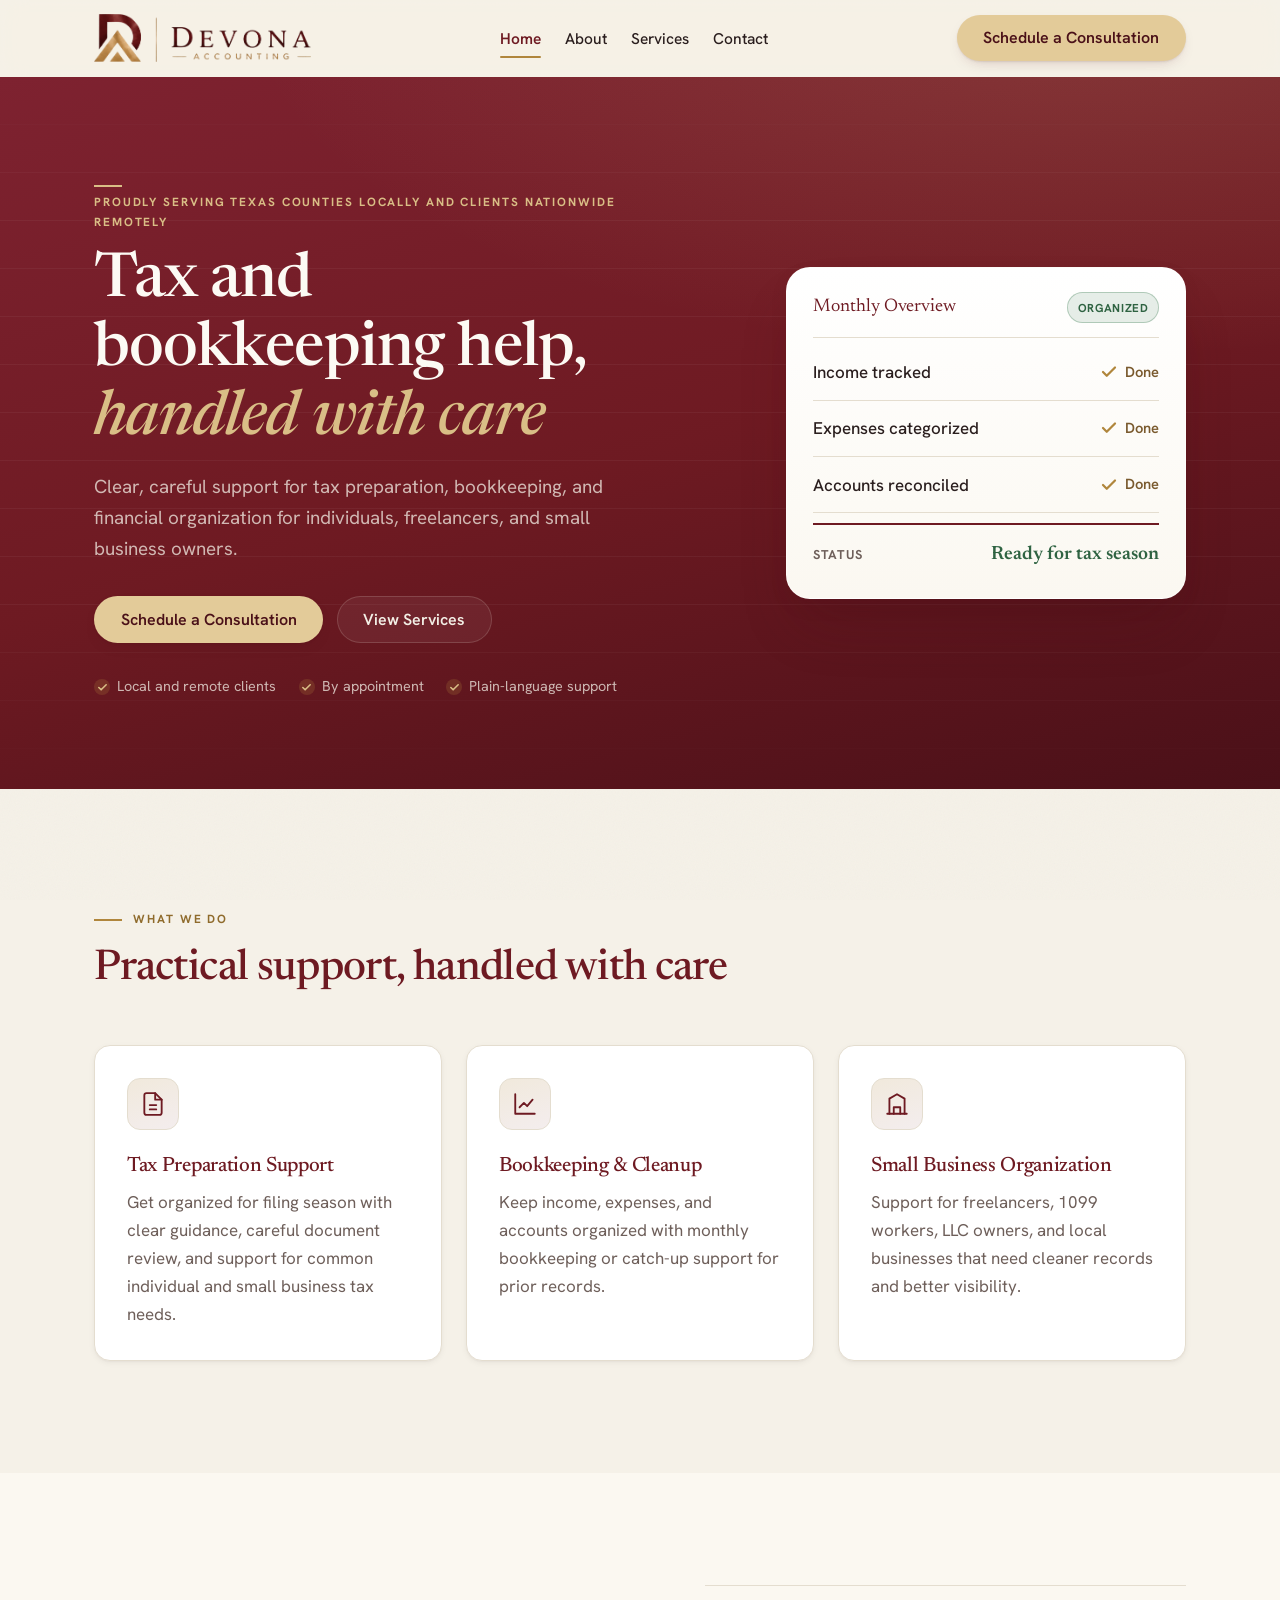
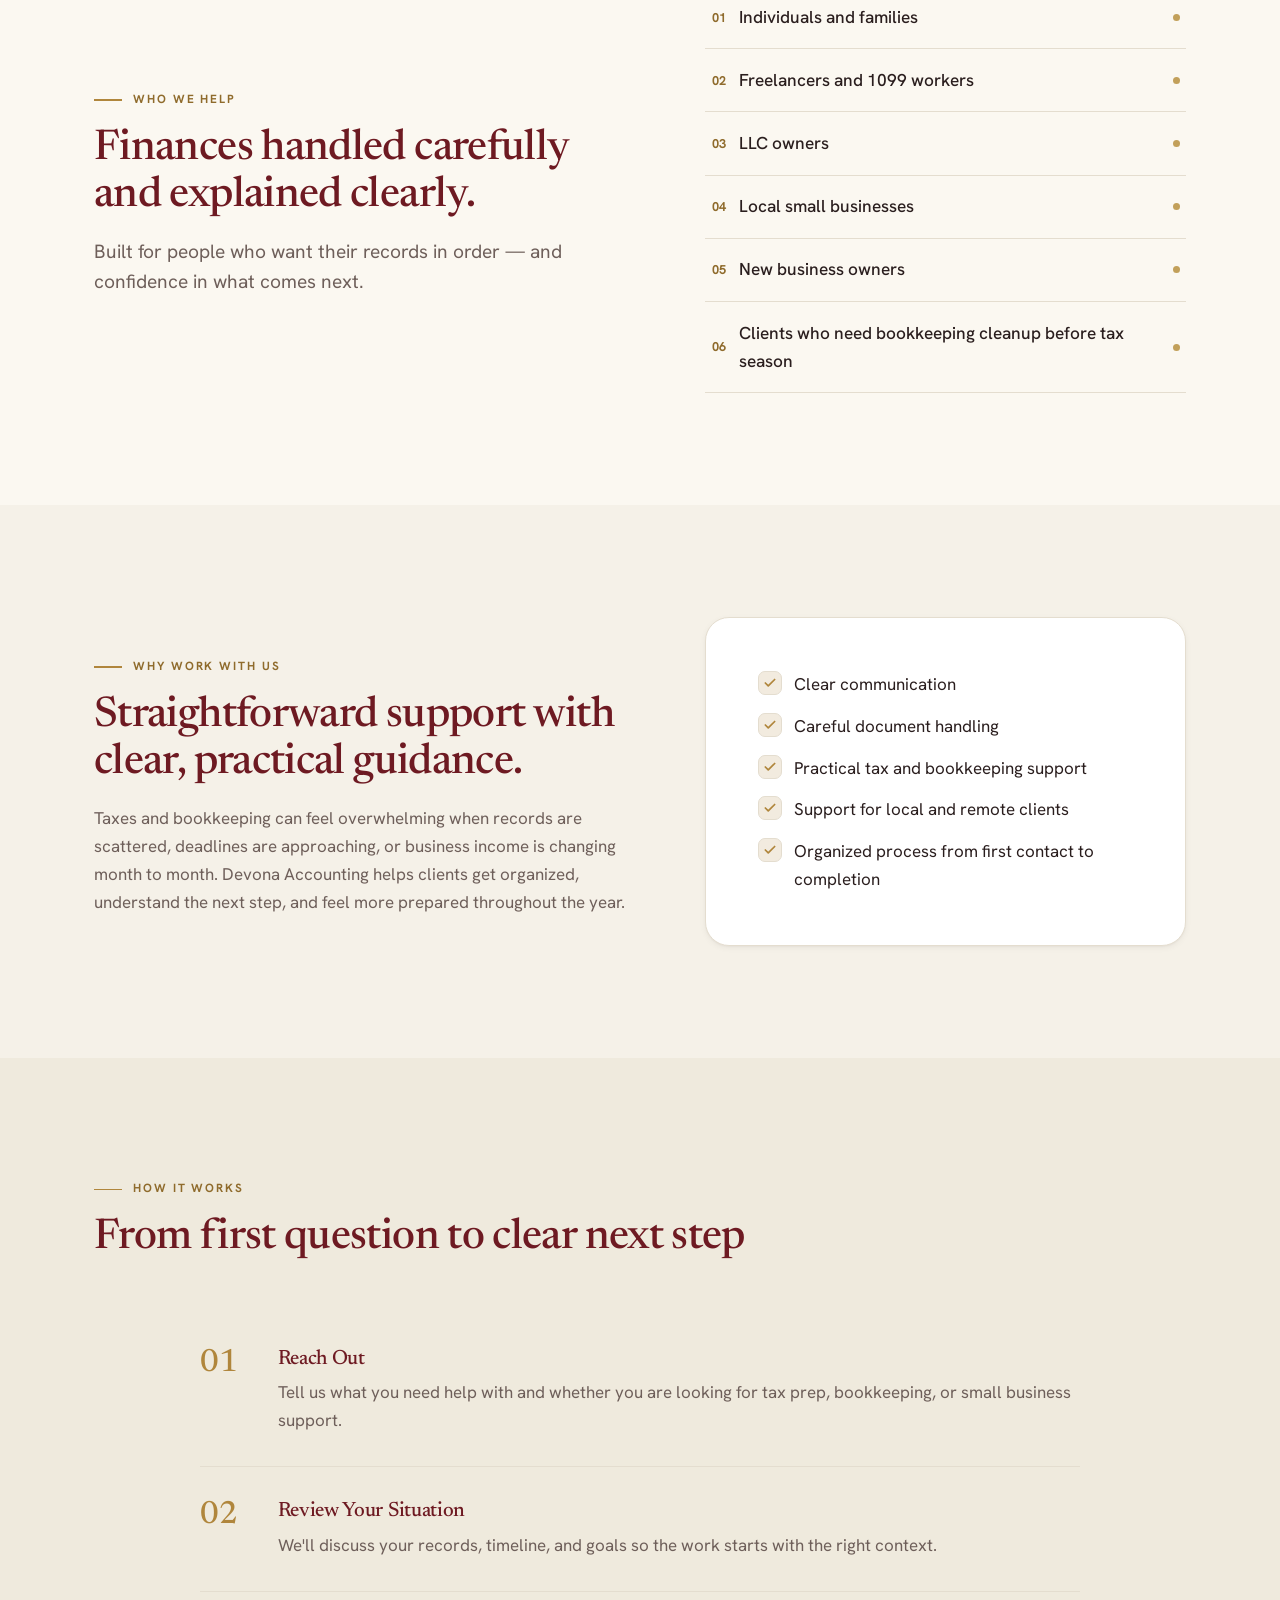
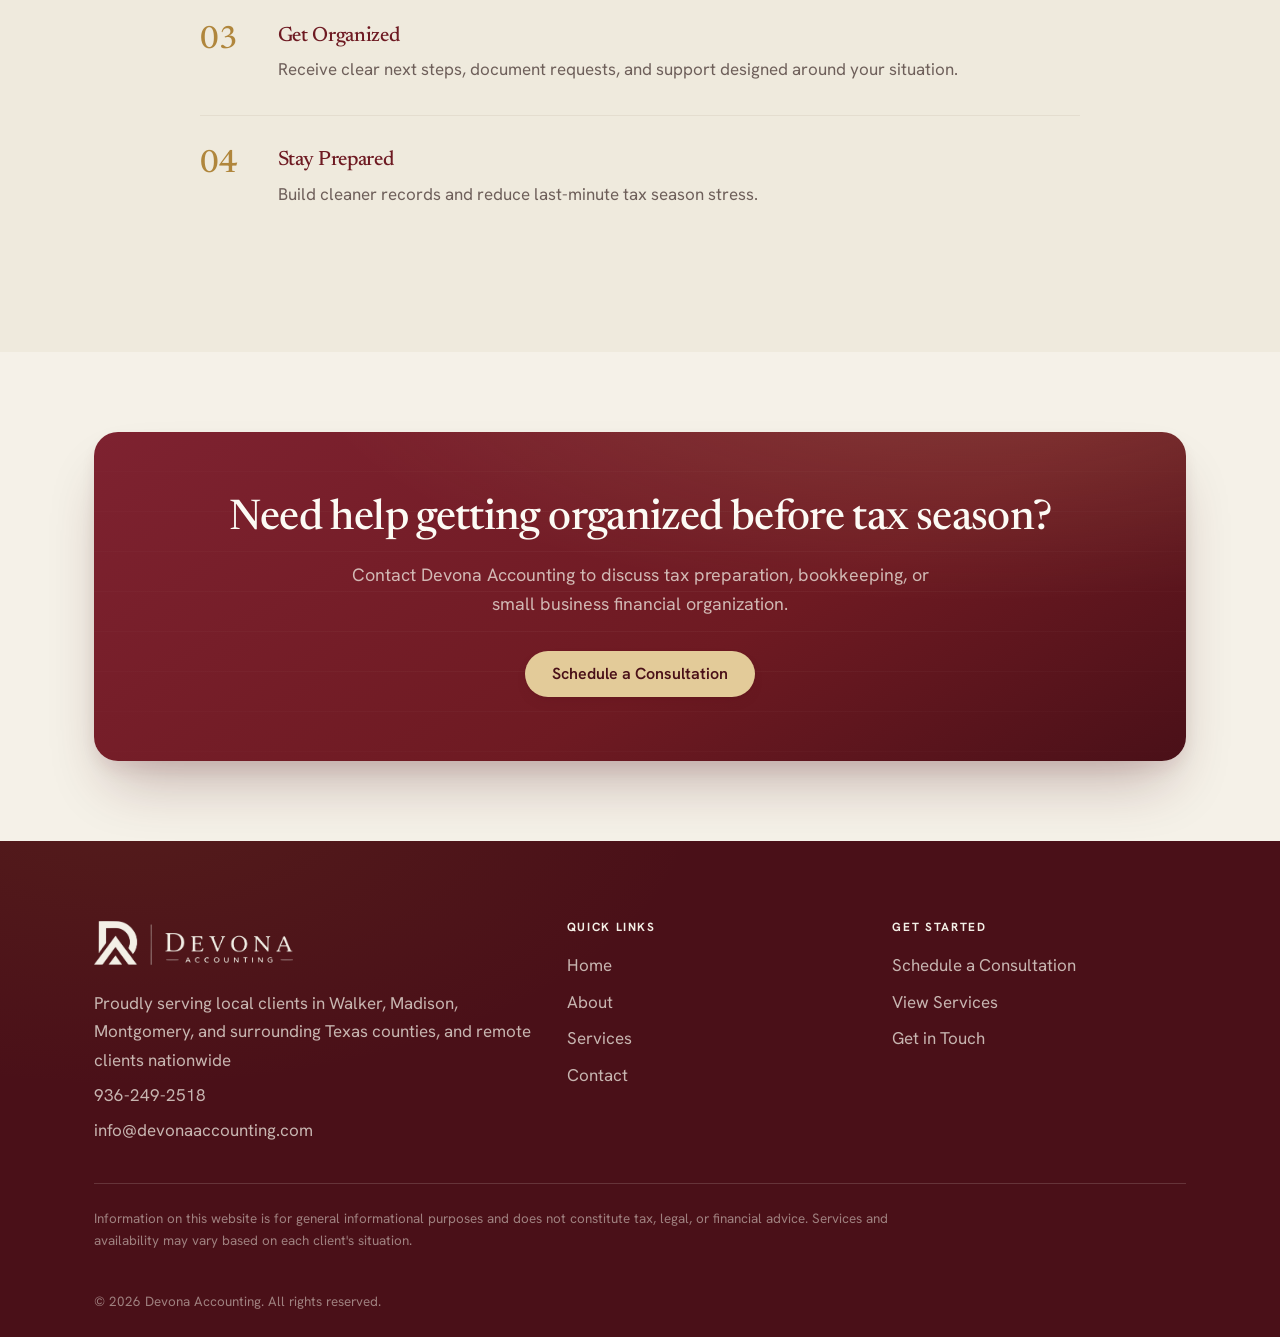
<file: index.html>
<!DOCTYPE html>
<html lang="en">
<head>
  <meta charset="UTF-8" />
  <meta name="viewport" content="width=device-width, initial-scale=1.0" />
  <title>Tax and Bookkeeping Services in Walker, Madison, and Montgomery Counties | Devona Accounting</title>
  <meta name="description" content="Tax and bookkeeping support for local clients in Walker, Madison, Montgomery, and surrounding Texas counties, and remote clients nationwide." />

  <meta property="og:type" content="website" />
  <meta property="og:title" content="Tax and Bookkeeping Services in Walker, Madison, and Montgomery Counties | Devona Accounting" />
  <meta property="og:description" content="Tax and bookkeeping support for local clients in Walker, Madison, Montgomery, and surrounding Texas counties, and remote clients nationwide." />
  <meta property="og:url" content="https://devonaaccounting.com/" />

  <link rel="canonical" href="https://devonaaccounting.com/" />
  <link rel="icon" type="image/png" href="assets/favicon.png" />
  <link rel="preconnect" href="https://fonts.googleapis.com" />
  <link rel="preconnect" href="https://fonts.gstatic.com" crossorigin />
  <link href="https://fonts.googleapis.com/css2?family=Newsreader:ital,opsz,wght@0,6..72,400;0,6..72,500;0,6..72,600;1,6..72,500&family=Hanken+Grotesk:wght@400;500;600;700&display=swap" rel="stylesheet" />
  <link rel="stylesheet" href="css/styles.css" />
  <script type="application/ld+json">
  {
    "@context": "https://schema.org",
    "@type": ["AccountingService", "LocalBusiness"],
    "@id": "https://devonaaccounting.com/#business",
    "name": "Devona Accounting",
    "url": "https://devonaaccounting.com/",
    "logo": "https://devonaaccounting.com/assets/logo-wordmark.png",
    "image": "https://devonaaccounting.com/assets/logo-lockup.png",
    "telephone": "+1-936-249-2518",
    "email": "info@devonaaccounting.com",
    "priceRange": "$$",
    "description": "Tax preparation support, bookkeeping, cleanup, and small business financial organization for local clients in Walker, Madison, Montgomery, and surrounding Texas counties, and remote clients nationwide.",
    "areaServed": [
      { "@type": "AdministrativeArea", "name": "Walker County, Texas" },
      { "@type": "AdministrativeArea", "name": "Madison County, Texas" },
      { "@type": "AdministrativeArea", "name": "Montgomery County, Texas" },
      { "@type": "AdministrativeArea", "name": "Texas" },
      { "@type": "Country", "name": "United States" }
    ],
    "contactPoint": {
      "@type": "ContactPoint",
      "telephone": "+1-936-249-2518",
      "email": "info@devonaaccounting.com",
      "contactType": "customer service",
      "areaServed": "US",
      "availableLanguage": "English"
    },
    "hasOfferCatalog": {
      "@type": "OfferCatalog",
      "name": "Tax and bookkeeping services",
      "itemListElement": [
        { "@type": "Offer", "itemOffered": { "@type": "Service", "name": "Tax preparation support" } },
        { "@type": "Offer", "itemOffered": { "@type": "Service", "name": "Bookkeeping and cleanup" } },
        { "@type": "Offer", "itemOffered": { "@type": "Service", "name": "Small business financial organization" } }
      ]
    }
  }
  </script>
</head>
<body>
  <a class="skip-link" href="#main">Skip to content</a>

  <!-- ============ HEADER ============ -->
  <header class="site-header">
    <div class="container nav">
      <a class="brand" href="index.html">
        <img class="brand-logo" src="assets/logo-wordmark.png" alt="Devona Accounting" />
      </a>
      <nav aria-label="Primary">
        <ul class="nav-links" id="nav-links">
          <li><a href="index.html" aria-current="page">Home</a></li>
          <li><a href="about.html">About</a></li>
          <li><a href="services.html">Services</a></li>
          <li><a href="contact.html">Contact</a></li>
          <li class="nav-cta-mobile"><a class="btn btn--gold" href="contact.html">Schedule a Consultation</a></li>
        </ul>
      </nav>
      <a class="btn btn--gold nav-cta" href="contact.html">Schedule a Consultation</a>
      <button class="nav-toggle" type="button" aria-label="Toggle menu" aria-controls="nav-links" aria-expanded="false">
        <span></span><span></span><span></span>
      </button>
    </div>
  </header>

  <main id="main">

    <!-- ============ HERO ============ -->
    <section class="hero">
      <div class="container">
        <div class="hero-grid">
          <div class="hero-copy">
            <span class="eyebrow on-dark" data-animate data-hero>Proudly serving Texas counties locally and clients nationwide remotely</span>
            <h1 data-animate data-hero>Tax and bookkeeping help, <em>handled with care</em></h1>
            <p data-animate data-hero>Clear, careful support for tax preparation, bookkeeping, and financial organization for individuals, freelancers, and small business owners.</p>
            <div class="btn-row" data-animate data-hero>
              <a class="btn btn--gold" href="contact.html">Schedule a Consultation</a>
              <a class="btn btn--ghost-dark" href="services.html">View Services</a>
            </div>
            <div class="hero-note" data-animate data-hero>
              <span>Local and remote clients</span>
              <span>By appointment</span>
              <span>Plain-language support</span>
            </div>
          </div>

          <!-- Signature: books-in-order ledger card -->
          <aside class="ledger-card" data-animate data-hero aria-label="Illustration of organized books">
            <div class="ledger-card__head">
              <span class="ledger-card__title">Monthly Overview</span>
              <span class="chip">Organized</span>
            </div>
            <div class="ledger-row">
              <span class="ledger-row__label">Income tracked</span>
              <span class="ledger-row__status"><svg viewBox="0 0 24 24" fill="none" stroke="currentColor" stroke-width="3" stroke-linecap="round" stroke-linejoin="round"><polyline points="20 6 9 17 4 12"/></svg> Done</span>
            </div>
            <div class="ledger-row">
              <span class="ledger-row__label">Expenses categorized</span>
              <span class="ledger-row__status"><svg viewBox="0 0 24 24" fill="none" stroke="currentColor" stroke-width="3" stroke-linecap="round" stroke-linejoin="round"><polyline points="20 6 9 17 4 12"/></svg> Done</span>
            </div>
            <div class="ledger-row">
              <span class="ledger-row__label">Accounts reconciled</span>
              <span class="ledger-row__status"><svg viewBox="0 0 24 24" fill="none" stroke="currentColor" stroke-width="3" stroke-linecap="round" stroke-linejoin="round"><polyline points="20 6 9 17 4 12"/></svg> Done</span>
            </div>
            <div class="ledger-card__foot">
              <span class="k">Status</span>
              <span class="v">Ready for tax season</span>
            </div>
          </aside>
        </div>
      </div>
    </section>

    <!-- ============ VALUE CARDS ============ -->
    <section class="section">
      <div class="container">
        <div class="section-head">
          <span class="eyebrow">What we do</span>
          <h2>Practical support, handled with care</h2>
        </div>
        <div class="grid grid--3">
          <article class="card" data-animate>
            <div class="card__icon" aria-hidden="true">
              <svg viewBox="0 0 24 24" fill="none" stroke="currentColor" stroke-width="1.7" stroke-linecap="round" stroke-linejoin="round"><path d="M14 2H6a2 2 0 0 0-2 2v16a2 2 0 0 0 2 2h12a2 2 0 0 0 2-2V8z"/><path d="M14 2v6h6"/><path d="M9 13h6M9 17h6"/></svg>
            </div>
            <h3>Tax Preparation Support</h3>
            <p>Get organized for filing season with clear guidance, careful document review, and support for common individual and small business tax needs.</p>
          </article>
          <article class="card" data-animate>
            <div class="card__icon" aria-hidden="true">
              <svg viewBox="0 0 24 24" fill="none" stroke="currentColor" stroke-width="1.7" stroke-linecap="round" stroke-linejoin="round"><path d="M3 3v18h18"/><path d="M7 15l4-4 3 3 5-6"/></svg>
            </div>
            <h3>Bookkeeping &amp; Cleanup</h3>
            <p>Keep income, expenses, and accounts organized with monthly bookkeeping or catch-up support for prior records.</p>
          </article>
          <article class="card" data-animate>
            <div class="card__icon" aria-hidden="true">
              <svg viewBox="0 0 24 24" fill="none" stroke="currentColor" stroke-width="1.7" stroke-linecap="round" stroke-linejoin="round"><path d="M3 21h18"/><path d="M5 21V7l7-4 7 4v14"/><path d="M9 21v-6h6v6"/></svg>
            </div>
            <h3>Small Business Organization</h3>
            <p>Support for freelancers, 1099 workers, LLC owners, and local businesses that need cleaner records and better visibility.</p>
          </article>
        </div>
      </div>
    </section>

    <!-- ============ WHO WE HELP ============ -->
    <section class="section on-warm">
      <div class="container">
        <div class="split">
          <div data-animate>
            <span class="eyebrow">Who we help</span>
            <h2>Finances handled carefully and explained clearly.</h2>
            <p class="lead">Built for people who want their records in order — and confidence in what comes next.</p>
          </div>
          <ul class="ledger-list" data-animate>
            <li><span class="idx">01</span> Individuals and families <span class="dot" aria-hidden="true"></span></li>
            <li><span class="idx">02</span> Freelancers and 1099 workers <span class="dot" aria-hidden="true"></span></li>
            <li><span class="idx">03</span> LLC owners <span class="dot" aria-hidden="true"></span></li>
            <li><span class="idx">04</span> Local small businesses <span class="dot" aria-hidden="true"></span></li>
            <li><span class="idx">05</span> New business owners <span class="dot" aria-hidden="true"></span></li>
            <li><span class="idx">06</span> Clients who need bookkeeping cleanup before tax season <span class="dot" aria-hidden="true"></span></li>
          </ul>
        </div>
      </div>
    </section>

    <!-- ============ WHY WORK WITH US ============ -->
    <section class="section">
      <div class="container">
        <div class="split">
          <div data-animate>
            <span class="eyebrow">Why work with us</span>
            <h2>Straightforward support with clear, practical guidance.</h2>
            <p class="muted">Taxes and bookkeeping can feel overwhelming when records are scattered, deadlines are approaching, or business income is changing month to month. Devona Accounting helps clients get organized, understand the next step, and feel more prepared throughout the year.</p>
          </div>
          <div class="panel" data-animate>
            <ul class="check-list">
              <li>Clear communication</li>
              <li>Careful document handling</li>
              <li>Practical tax and bookkeeping support</li>
              <li>Support for local and remote clients</li>
              <li>Organized process from first contact to completion</li>
            </ul>
          </div>
        </div>
      </div>
    </section>

    <!-- ============ PROCESS ============ -->
    <section class="section on-parchment-2">
      <div class="container">
        <div class="section-head">
          <span class="eyebrow">How it works</span>
          <h2>From first question to clear next step</h2>
        </div>
        <div class="steps">
          <div class="step" data-animate>
            <span class="step__num tnum">01</span>
            <div><h3>Reach Out</h3><p>Tell us what you need help with and whether you are looking for tax prep, bookkeeping, or small business support.</p></div>
          </div>
          <div class="step" data-animate>
            <span class="step__num tnum">02</span>
            <div><h3>Review Your Situation</h3><p>We'll discuss your records, timeline, and goals so the work starts with the right context.</p></div>
          </div>
          <div class="step" data-animate>
            <span class="step__num tnum">03</span>
            <div><h3>Get Organized</h3><p>Receive clear next steps, document requests, and support designed around your situation.</p></div>
          </div>
          <div class="step" data-animate>
            <span class="step__num tnum">04</span>
            <div><h3>Stay Prepared</h3><p>Build cleaner records and reduce last-minute tax season stress.</p></div>
          </div>
        </div>
      </div>
    </section>

    <!-- ============ FINAL CTA ============ -->
    <section class="section is-tight">
      <div class="container">
        <div class="cta-band" data-animate>
          <h2>Need help getting organized before tax season?</h2>
          <p>Contact Devona Accounting to discuss tax preparation, bookkeeping, or small business financial organization.</p>
          <div class="btn-row">
            <a class="btn btn--gold" href="contact.html">Schedule a Consultation</a>
          </div>
        </div>
      </div>
    </section>

  </main>

  <!-- ============ FOOTER ============ -->
  <footer class="site-footer">
    <div class="container">
      <div class="footer-grid">
        <div class="footer-contact">
          <a class="brand" href="index.html"><img class="brand-logo" src="assets/logo-wordmark-light.png" alt="Devona Accounting" /></a>
          <p>Proudly serving local clients in Walker, Madison, Montgomery, and surrounding Texas counties, and remote clients nationwide</p>
          <p><a href="tel:+19362492518">936-249-2518</a></p>
          <p><a href="mailto:info@devonaaccounting.com">info@devonaaccounting.com</a></p>
        </div>
        <div>
          <h4>Quick Links</h4>
          <ul class="footer-links">
            <li><a href="index.html">Home</a></li>
            <li><a href="about.html">About</a></li>
            <li><a href="services.html">Services</a></li>
            <li><a href="contact.html">Contact</a></li>
          </ul>
        </div>
        <div>
          <h4>Get Started</h4>
          <ul class="footer-links">
            <li><a href="contact.html">Schedule a Consultation</a></li>
            <li><a href="services.html">View Services</a></li>
            <li><a href="contact.html">Get in Touch</a></li>
          </ul>
        </div>
      </div>
      <p class="footer-disclaimer">Information on this website is for general informational purposes and does not constitute tax, legal, or financial advice. Services and availability may vary based on each client's situation.</p>
      <p class="footer-disclaimer">&copy; <span id="year">2026</span> Devona Accounting. All rights reserved.</p>
    </div>
  </footer>

  <div class="mobile-cta">
    <a class="btn btn--gold" href="contact.html">Schedule a Consultation</a>
  </div>

  <script src="https://cdnjs.cloudflare.com/ajax/libs/gsap/3.12.5/gsap.min.js" defer></script>
  <script src="js/main.js" defer></script>
</body>
</html>
</file>
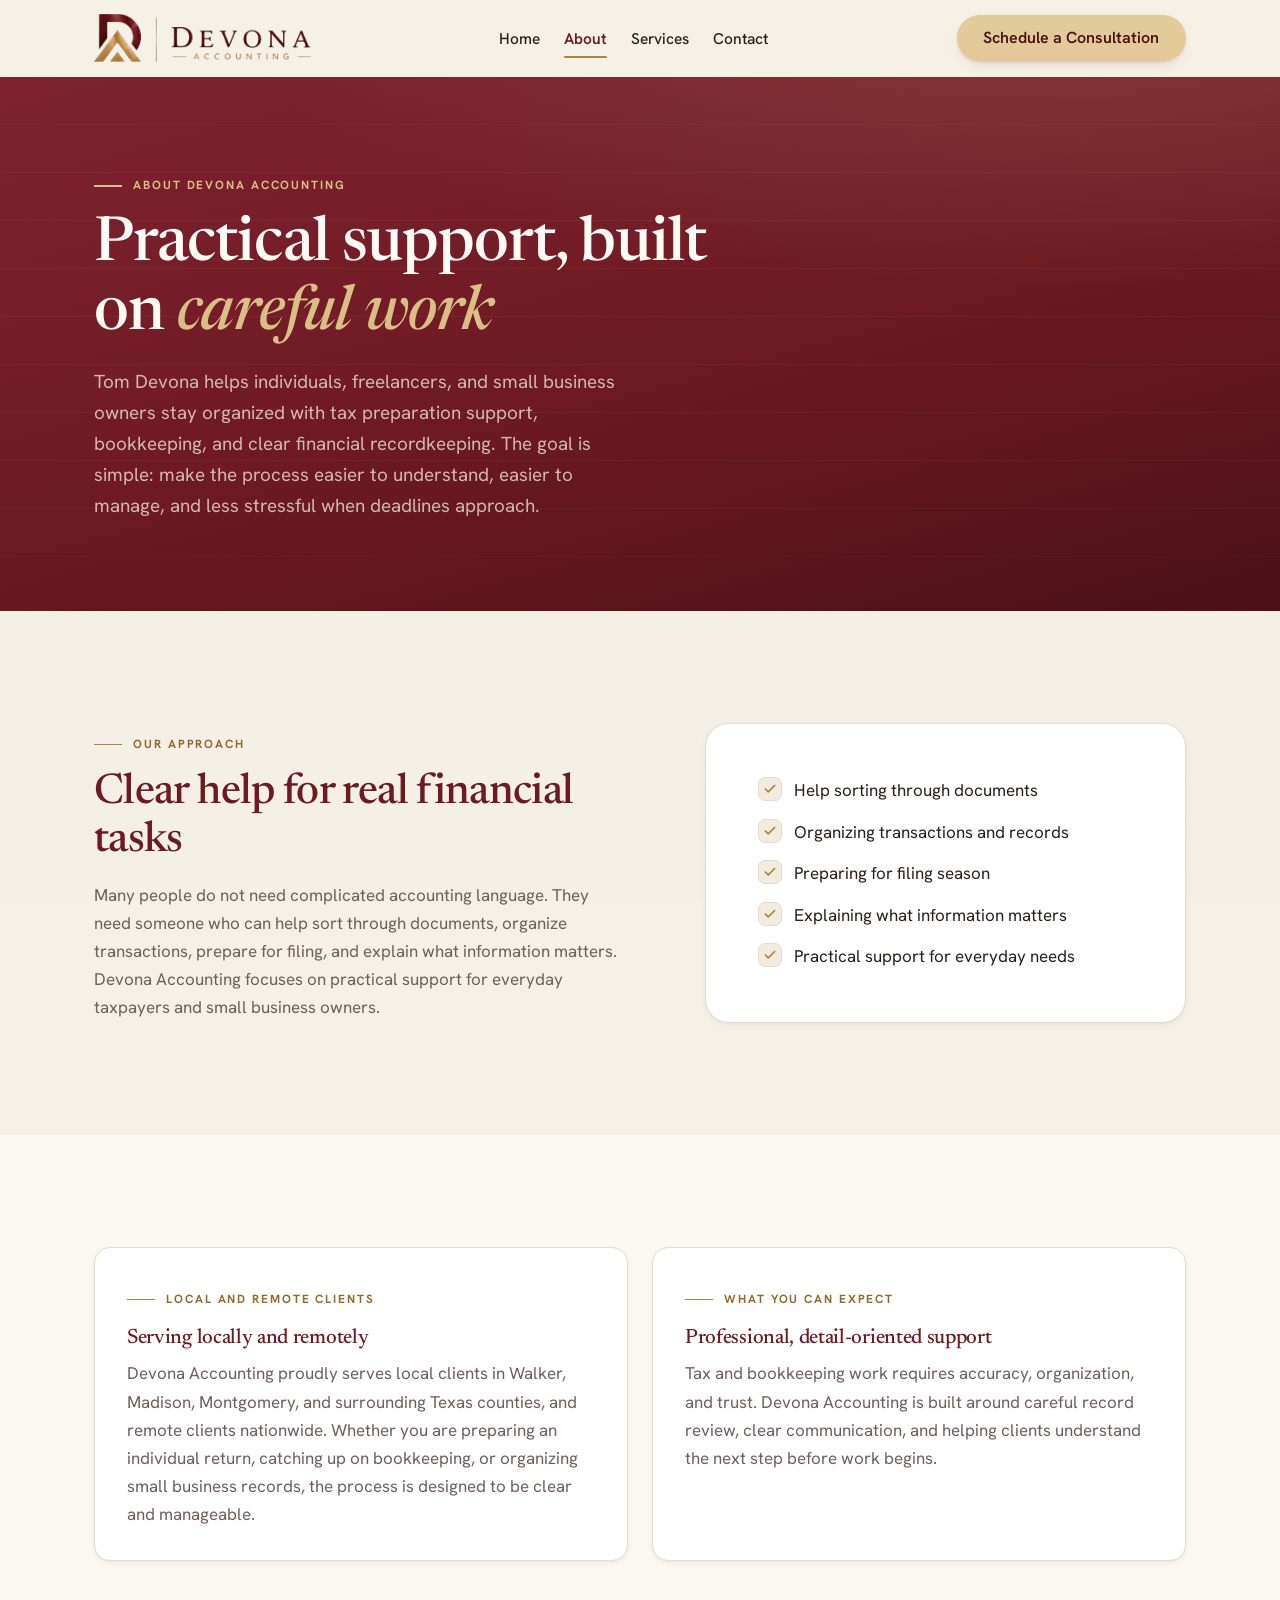
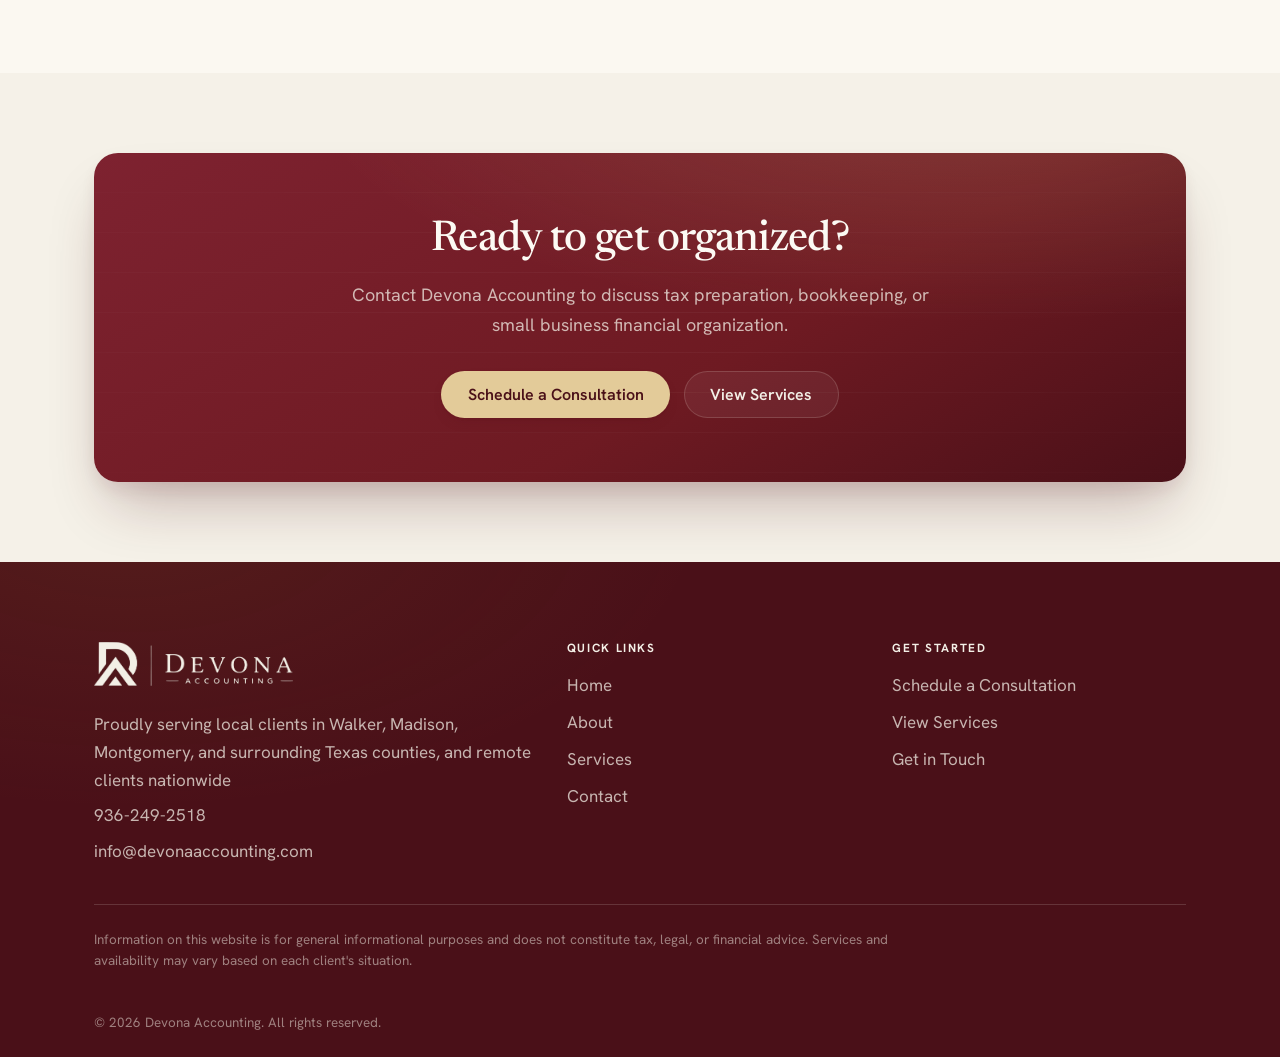
<file: about.html>
<!DOCTYPE html>
<html lang="en">
<head>
  <meta charset="UTF-8" />
  <meta name="viewport" content="width=device-width, initial-scale=1.0" />
  <title>About Devona Accounting | Tax and Bookkeeping Support in Texas</title>
  <meta name="description" content="Learn about Devona Accounting, providing practical tax and bookkeeping support for individuals and small businesses in Texas." />

  <meta property="og:type" content="website" />
  <meta property="og:title" content="About Devona Accounting | Tax and Bookkeeping Support in Texas" />
  <meta property="og:description" content="Practical tax and bookkeeping support for individuals and small businesses in Texas." />
  <meta property="og:url" content="https://devonaaccounting.com/about.html" />

  <link rel="canonical" href="https://devonaaccounting.com/about.html" />
  <link rel="icon" type="image/png" href="assets/favicon.png" />
  <link rel="preconnect" href="https://fonts.googleapis.com" />
  <link rel="preconnect" href="https://fonts.gstatic.com" crossorigin />
  <link href="https://fonts.googleapis.com/css2?family=Newsreader:ital,opsz,wght@0,6..72,400;0,6..72,500;0,6..72,600;1,6..72,500&family=Hanken+Grotesk:wght@400;500;600;700&display=swap" rel="stylesheet" />
  <link rel="stylesheet" href="css/styles.css" />
</head>
<body>
  <a class="skip-link" href="#main">Skip to content</a>

  <!-- ============ HEADER ============ -->
  <header class="site-header">
    <div class="container nav">
      <a class="brand" href="index.html">
        <img class="brand-logo" src="assets/logo-wordmark.png" alt="Devona Accounting" />
      </a>
      <nav aria-label="Primary">
        <ul class="nav-links" id="nav-links">
          <li><a href="index.html">Home</a></li>
          <li><a href="about.html" aria-current="page">About</a></li>
          <li><a href="services.html">Services</a></li>
          <li><a href="contact.html">Contact</a></li>
          <li class="nav-cta-mobile"><a class="btn btn--gold" href="contact.html">Schedule a Consultation</a></li>
        </ul>
      </nav>
      <a class="btn btn--gold nav-cta" href="contact.html">Schedule a Consultation</a>
      <button class="nav-toggle" type="button" aria-label="Toggle menu" aria-controls="nav-links" aria-expanded="false">
        <span></span><span></span><span></span>
      </button>
    </div>
  </header>

  <main id="main">

    <!-- ============ PAGE HERO ============ -->
    <section class="hero is-simple">
      <div class="container">
        <div class="hero-grid">
          <div class="hero-copy">
            <span class="eyebrow on-dark" data-animate data-hero>About Devona Accounting</span>
            <h1 data-animate data-hero>Practical support, built on <em>careful work</em></h1>
            <p data-animate data-hero>Tom Devona helps individuals, freelancers, and small business owners stay organized with tax preparation support, bookkeeping, and clear financial recordkeeping. The goal is simple: make the process easier to understand, easier to manage, and less stressful when deadlines approach.</p>
          </div>
        </div>
      </div>
    </section>

    <!-- ============ CLEAR HELP ============ -->
    <section class="section">
      <div class="container">
        <div class="split">
          <div data-animate>
            <span class="eyebrow">Our approach</span>
            <h2>Clear help for real financial tasks</h2>
            <p class="muted">Many people do not need complicated accounting language. They need someone who can help sort through documents, organize transactions, prepare for filing, and explain what information matters. Devona Accounting focuses on practical support for everyday taxpayers and small business owners.</p>
          </div>
          <div class="panel" data-animate>
            <ul class="check-list">
              <li>Help sorting through documents</li>
              <li>Organizing transactions and records</li>
              <li>Preparing for filing season</li>
              <li>Explaining what information matters</li>
              <li>Practical support for everyday needs</li>
            </ul>
          </div>
        </div>
      </div>
    </section>

    <!-- ============ SERVING + DETAIL ============ -->
    <section class="section on-warm">
      <div class="container">
        <div class="grid grid--2">
          <article class="card" data-animate>
            <span class="eyebrow">Local and remote clients</span>
            <h3>Serving locally and remotely</h3>
            <p>Devona Accounting proudly serves local clients in Walker, Madison, Montgomery, and surrounding Texas counties, and remote clients nationwide. Whether you are preparing an individual return, catching up on bookkeeping, or organizing small business records, the process is designed to be clear and manageable.</p>
          </article>
          <article class="card" data-animate>
            <span class="eyebrow">What you can expect</span>
            <h3>Professional, detail-oriented support</h3>
            <p>Tax and bookkeeping work requires accuracy, organization, and trust. Devona Accounting is built around careful record review, clear communication, and helping clients understand the next step before work begins.</p>
          </article>
        </div>
      </div>
    </section>

    <!-- ============ FINAL CTA ============ -->
    <section class="section is-tight">
      <div class="container">
        <div class="cta-band" data-animate>
          <h2>Ready to get organized?</h2>
          <p>Contact Devona Accounting to discuss tax preparation, bookkeeping, or small business financial organization.</p>
          <div class="btn-row">
            <a class="btn btn--gold" href="contact.html">Schedule a Consultation</a>
            <a class="btn btn--ghost-dark" href="services.html">View Services</a>
          </div>
        </div>
      </div>
    </section>

  </main>

  <!-- ============ FOOTER ============ -->
  <footer class="site-footer">
    <div class="container">
      <div class="footer-grid">
        <div class="footer-contact">
          <a class="brand" href="index.html"><img class="brand-logo" src="assets/logo-wordmark-light.png" alt="Devona Accounting" /></a>
          <p>Proudly serving local clients in Walker, Madison, Montgomery, and surrounding Texas counties, and remote clients nationwide</p>
          <p><a href="tel:+19362492518">936-249-2518</a></p>
          <p><a href="mailto:info@devonaaccounting.com">info@devonaaccounting.com</a></p>
        </div>
        <div>
          <h4>Quick Links</h4>
          <ul class="footer-links">
            <li><a href="index.html">Home</a></li>
            <li><a href="about.html">About</a></li>
            <li><a href="services.html">Services</a></li>
            <li><a href="contact.html">Contact</a></li>
          </ul>
        </div>
        <div>
          <h4>Get Started</h4>
          <ul class="footer-links">
            <li><a href="contact.html">Schedule a Consultation</a></li>
            <li><a href="services.html">View Services</a></li>
            <li><a href="contact.html">Get in Touch</a></li>
          </ul>
        </div>
      </div>
      <p class="footer-disclaimer">Information on this website is for general informational purposes and does not constitute tax, legal, or financial advice. Services and availability may vary based on each client's situation.</p>
      <p class="footer-disclaimer">&copy; <span id="year">2026</span> Devona Accounting. All rights reserved.</p>
    </div>
  </footer>

  <div class="mobile-cta">
    <a class="btn btn--gold" href="contact.html">Schedule a Consultation</a>
  </div>

  <script src="https://cdnjs.cloudflare.com/ajax/libs/gsap/3.12.5/gsap.min.js" defer></script>
  <script src="js/main.js" defer></script>
</body>
</html>
</file>
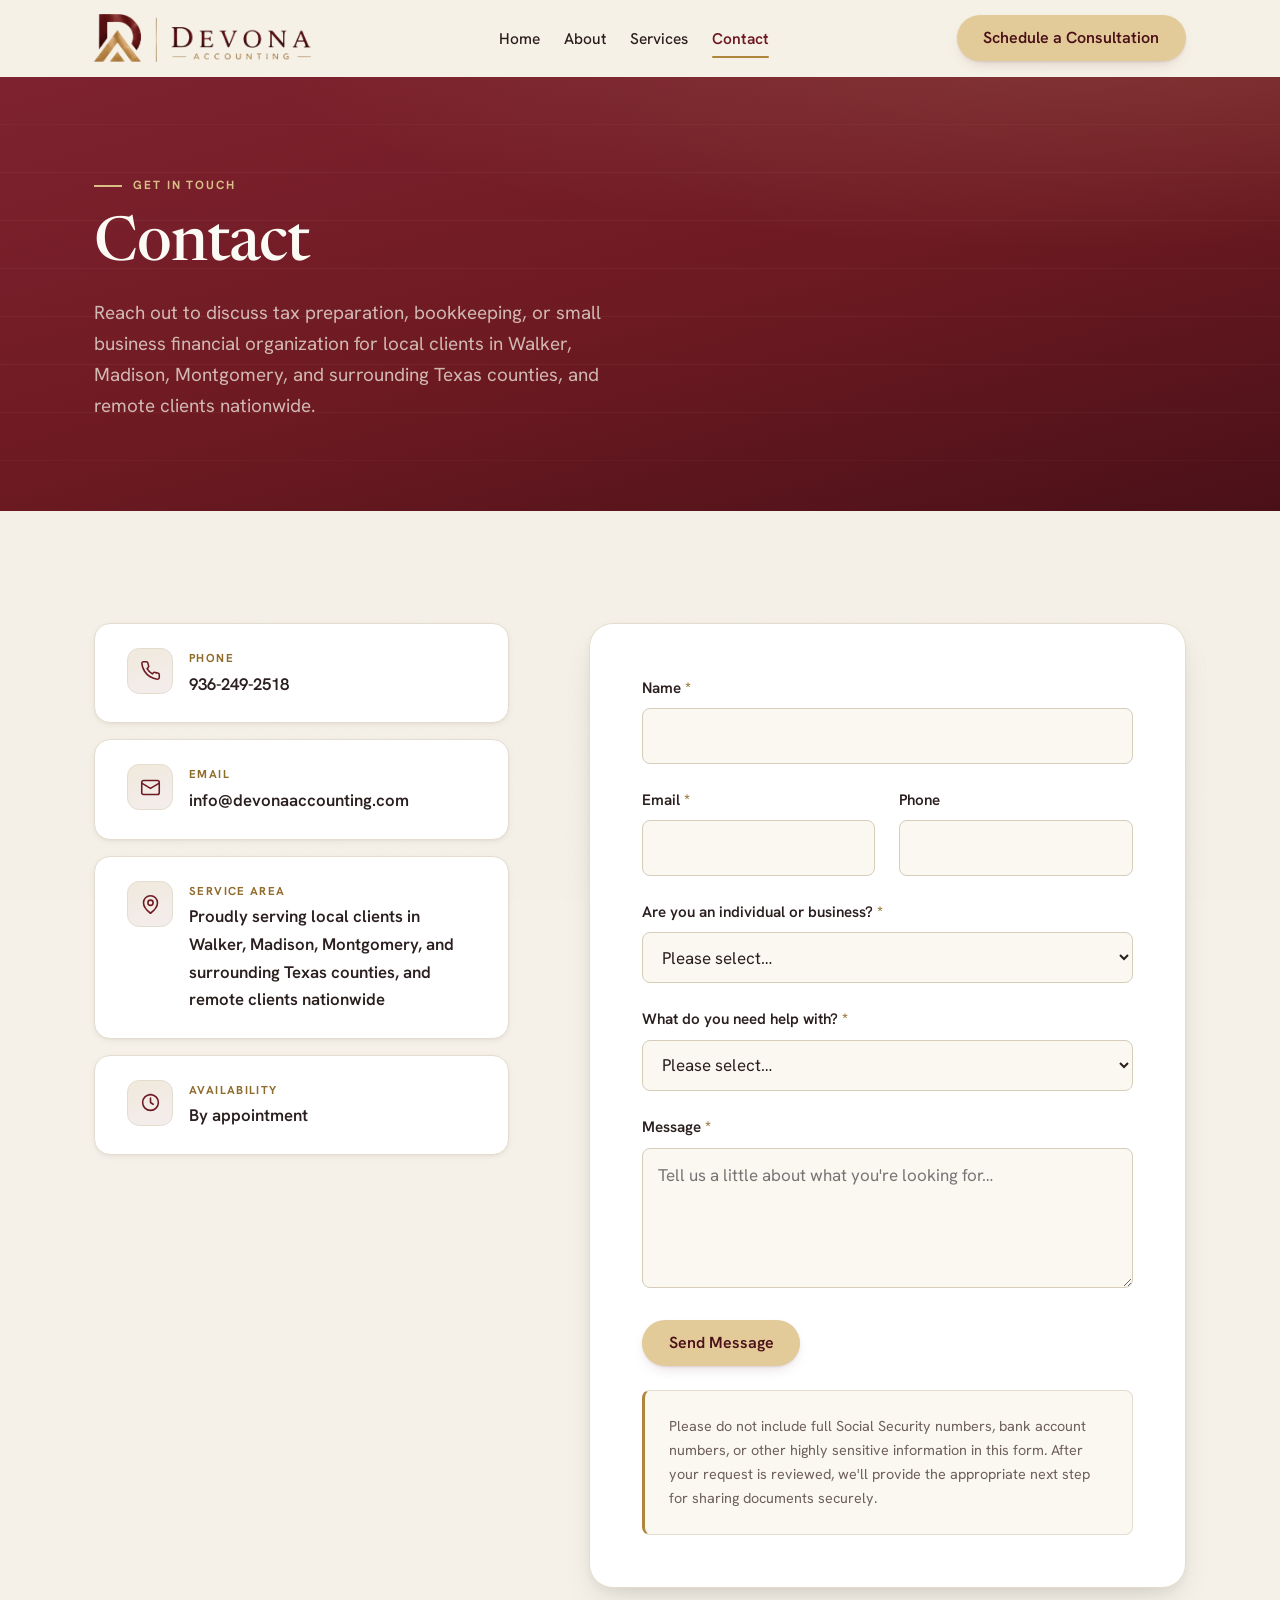
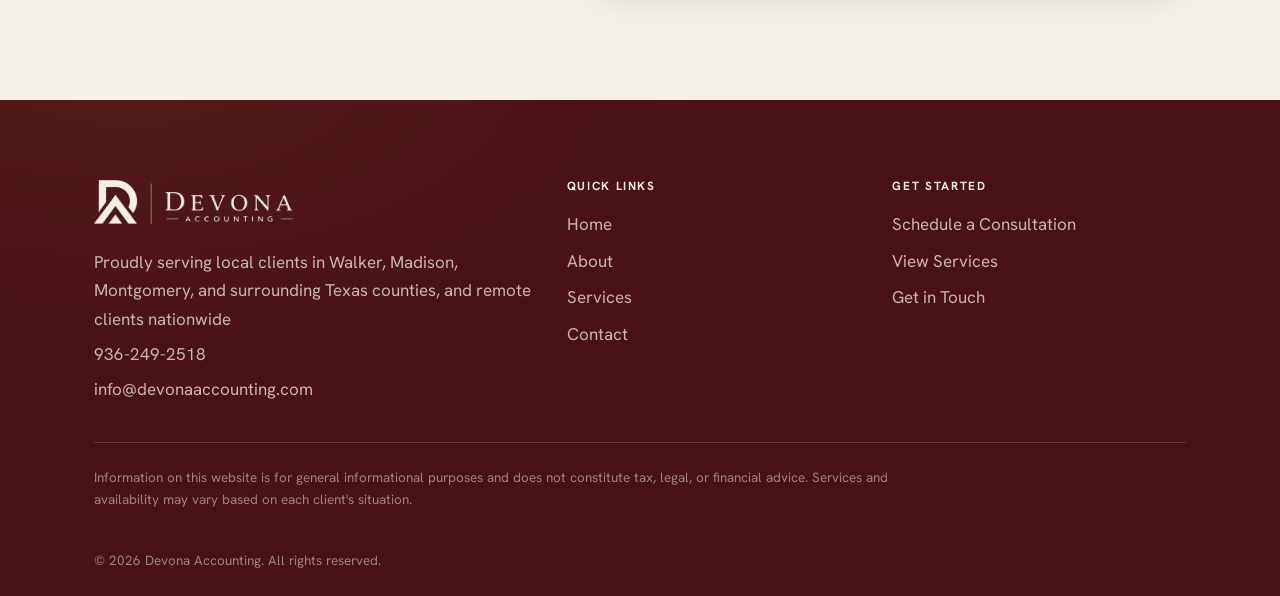
<file: contact.html>
<!DOCTYPE html>
<html lang="en">
<head>
  <meta charset="UTF-8" />
  <meta name="viewport" content="width=device-width, initial-scale=1.0" />
  <title>Contact Devona Accounting | Tax and Bookkeeping Help Locally and Remotely</title>
  <meta name="description" content="Contact Devona Accounting for tax and bookkeeping support for local clients in Walker, Madison, Montgomery, and surrounding Texas counties, and remote clients nationwide." />

  <meta property="og:type" content="website" />
  <meta property="og:title" content="Contact Devona Accounting | Tax and Bookkeeping Help Locally and Remotely" />
  <meta property="og:description" content="Contact Devona Accounting for tax and bookkeeping support for local clients in Walker, Madison, Montgomery, and surrounding Texas counties, and remote clients nationwide." />
  <meta property="og:url" content="https://devonaaccounting.com/contact.html" />

  <link rel="canonical" href="https://devonaaccounting.com/contact.html" />
  <link rel="icon" type="image/png" href="assets/favicon.png" />
  <link rel="preconnect" href="https://fonts.googleapis.com" />
  <link rel="preconnect" href="https://fonts.gstatic.com" crossorigin />
  <link href="https://fonts.googleapis.com/css2?family=Newsreader:ital,opsz,wght@0,6..72,400;0,6..72,500;0,6..72,600;1,6..72,500&family=Hanken+Grotesk:wght@400;500;600;700&display=swap" rel="stylesheet" />
  <link rel="stylesheet" href="css/styles.css" />
</head>
<body>
  <a class="skip-link" href="#main">Skip to content</a>

  <!-- ============ HEADER ============ -->
  <header class="site-header">
    <div class="container nav">
      <a class="brand" href="index.html">
        <img class="brand-logo" src="assets/logo-wordmark.png" alt="Devona Accounting" />
      </a>
      <nav aria-label="Primary">
        <ul class="nav-links" id="nav-links">
          <li><a href="index.html">Home</a></li>
          <li><a href="about.html">About</a></li>
          <li><a href="services.html">Services</a></li>
          <li><a href="contact.html" aria-current="page">Contact</a></li>
          <li class="nav-cta-mobile"><a class="btn btn--gold" href="contact.html">Schedule a Consultation</a></li>
        </ul>
      </nav>
      <a class="btn btn--gold nav-cta" href="contact.html">Schedule a Consultation</a>
      <button class="nav-toggle" type="button" aria-label="Toggle menu" aria-controls="nav-links" aria-expanded="false">
        <span></span><span></span><span></span>
      </button>
    </div>
  </header>

  <main id="main">

    <!-- ============ PAGE HERO ============ -->
    <section class="hero is-simple">
      <div class="container">
        <div class="hero-grid">
          <div class="hero-copy">
            <span class="eyebrow on-dark" data-animate data-hero>Get in touch</span>
            <h1 data-animate data-hero>Contact</h1>
            <p data-animate data-hero>Reach out to discuss tax preparation, bookkeeping, or small business financial organization for local clients in Walker, Madison, Montgomery, and surrounding Texas counties, and remote clients nationwide.</p>
          </div>
        </div>
      </div>
    </section>

    <!-- ============ CONTACT ============ -->
    <section class="section">
      <div class="container">
        <div class="contact-grid">

          <!-- Contact info -->
          <aside data-animate>
            <div class="info-card">
              <div class="info-icon" aria-hidden="true">
                <svg viewBox="0 0 24 24" fill="none" stroke="currentColor" stroke-width="1.8" stroke-linecap="round" stroke-linejoin="round"><path d="M22 16.92v3a2 2 0 0 1-2.18 2 19.79 19.79 0 0 1-8.63-3.07 19.5 19.5 0 0 1-6-6 19.79 19.79 0 0 1-3.07-8.67A2 2 0 0 1 4.11 2h3a2 2 0 0 1 2 1.72c.13.96.36 1.9.7 2.81a2 2 0 0 1-.45 2.11L8.09 9.91a16 16 0 0 0 6 6l1.27-1.27a2 2 0 0 1 2.11-.45c.91.34 1.85.57 2.81.7A2 2 0 0 1 22 16.92z"/></svg>
              </div>
              <div>
                <div class="label">Phone</div>
                <a class="value" href="tel:+19362492518">936-249-2518</a>
              </div>
            </div>

            <div class="info-card">
              <div class="info-icon" aria-hidden="true">
                <svg viewBox="0 0 24 24" fill="none" stroke="currentColor" stroke-width="1.8" stroke-linecap="round" stroke-linejoin="round"><rect x="2" y="4" width="20" height="16" rx="2"/><path d="m22 7-10 6L2 7"/></svg>
              </div>
              <div>
                <div class="label">Email</div>
                <a class="value" href="mailto:info@devonaaccounting.com">info@devonaaccounting.com</a>
              </div>
            </div>

            <div class="info-card">
              <div class="info-icon" aria-hidden="true">
                <svg viewBox="0 0 24 24" fill="none" stroke="currentColor" stroke-width="1.8" stroke-linecap="round" stroke-linejoin="round"><path d="M20 10c0 6-8 12-8 12s-8-6-8-12a8 8 0 0 1 16 0z"/><circle cx="12" cy="10" r="3"/></svg>
              </div>
              <div>
                <div class="label">Service Area</div>
                <div class="value">Proudly serving local clients in Walker, Madison, Montgomery, and surrounding Texas counties, and remote clients nationwide</div>
              </div>
            </div>

            <div class="info-card">
              <div class="info-icon" aria-hidden="true">
                <svg viewBox="0 0 24 24" fill="none" stroke="currentColor" stroke-width="1.8" stroke-linecap="round" stroke-linejoin="round"><circle cx="12" cy="12" r="9"/><path d="M12 7v5l3 2"/></svg>
              </div>
              <div>
                <div class="label">Availability</div>
                <div class="value">By appointment</div>
              </div>
            </div>
          </aside>

          <!-- Contact form -->
          <div data-animate>
            <form class="form-card" id="contact-form" novalidate data-form-endpoint="https://formsubmit.co/ajax/admin@devonaaccounting.com">
              <div class="form-success" id="form-success" role="status">
                Thank you — your message has been received. We'll review your request and follow up with the appropriate next step.
              </div>
              <div class="form-error" role="alert">
                Sorry, your message could not be sent. Please try again or email us directly.
              </div>
              <input type="hidden" name="_subject" value="New Devona Accounting consultation request" />
              <input type="hidden" name="_cc" value="billydevona@gmail.com" />
              <input type="hidden" name="_template" value="table" />
              <input type="hidden" name="_captcha" value="false" />
              <input type="text" name="_honey" class="honeypot" tabindex="-1" autocomplete="off" />

              <div class="field">
                <label for="name">Name <span class="req" aria-hidden="true">*</span></label>
                <input type="text" id="name" name="name" autocomplete="name" required />
                <div class="error-msg">Please enter your name.</div>
              </div>

              <div class="field-row">
                <div class="field">
                  <label for="email">Email <span class="req" aria-hidden="true">*</span></label>
                  <input type="email" id="email" name="email" autocomplete="email" required />
                  <div class="error-msg">Please enter a valid email address.</div>
                </div>
                <div class="field">
                  <label for="phone">Phone</label>
                  <input type="tel" id="phone" name="phone" autocomplete="tel" />
                  <div class="error-msg">Please enter a valid phone number.</div>
                </div>
              </div>

              <div class="field">
                <label for="client-type">Are you an individual or business? <span class="req" aria-hidden="true">*</span></label>
                <select id="client-type" name="client-type" required>
                  <option value="" selected disabled>Please select…</option>
                  <option value="individual">Individual</option>
                  <option value="business">Business</option>
                </select>
                <div class="error-msg">Please choose an option.</div>
              </div>

              <div class="field">
                <label for="help-type">What do you need help with? <span class="req" aria-hidden="true">*</span></label>
                <select id="help-type" name="help-type" required>
                  <option value="" selected disabled>Please select…</option>
                  <option value="individual-tax">Individual tax support</option>
                  <option value="business-tax">Small business tax support</option>
                  <option value="bookkeeping">Bookkeeping</option>
                  <option value="bookkeeping-cleanup">Bookkeeping cleanup</option>
                  <option value="freelancer-1099">Freelancer / 1099 support</option>
                  <option value="not-sure">Not sure yet</option>
                </select>
                <div class="error-msg">Please choose an option.</div>
              </div>

              <div class="field">
                <label for="message">Message <span class="req" aria-hidden="true">*</span></label>
                <textarea id="message" name="message" required placeholder="Tell us a little about what you're looking for…"></textarea>
                <div class="error-msg">Please enter a short message.</div>
              </div>

              <button type="submit" class="btn btn--gold">Send Message</button>

              <p class="form-note">
                Please do not include full Social Security numbers, bank account numbers, or other highly sensitive information in this form. After your request is reviewed, we'll provide the appropriate next step for sharing documents securely.
              </p>
            </form>
          </div>

        </div>
      </div>
    </section>

  </main>

  <!-- ============ FOOTER ============ -->
  <footer class="site-footer">
    <div class="container">
      <div class="footer-grid">
        <div class="footer-contact">
          <a class="brand" href="index.html"><img class="brand-logo" src="assets/logo-wordmark-light.png" alt="Devona Accounting" /></a>
          <p>Proudly serving local clients in Walker, Madison, Montgomery, and surrounding Texas counties, and remote clients nationwide</p>
          <p><a href="tel:+19362492518">936-249-2518</a></p>
          <p><a href="mailto:info@devonaaccounting.com">info@devonaaccounting.com</a></p>
        </div>
        <div>
          <h4>Quick Links</h4>
          <ul class="footer-links">
            <li><a href="index.html">Home</a></li>
            <li><a href="about.html">About</a></li>
            <li><a href="services.html">Services</a></li>
            <li><a href="contact.html">Contact</a></li>
          </ul>
        </div>
        <div>
          <h4>Get Started</h4>
          <ul class="footer-links">
            <li><a href="contact.html">Schedule a Consultation</a></li>
            <li><a href="services.html">View Services</a></li>
            <li><a href="contact.html">Get in Touch</a></li>
          </ul>
        </div>
      </div>
      <p class="footer-disclaimer">Information on this website is for general informational purposes and does not constitute tax, legal, or financial advice. Services and availability may vary based on each client's situation.</p>
      <p class="footer-disclaimer">&copy; <span id="year">2026</span> Devona Accounting. All rights reserved.</p>
    </div>
  </footer>

  <div class="mobile-cta">
    <a class="btn btn--gold" href="#contact-form">Get in Touch</a>
  </div>

  <script src="https://cdnjs.cloudflare.com/ajax/libs/gsap/3.12.5/gsap.min.js" defer></script>
  <script src="js/main.js" defer></script>
</body>
</html>
</file>
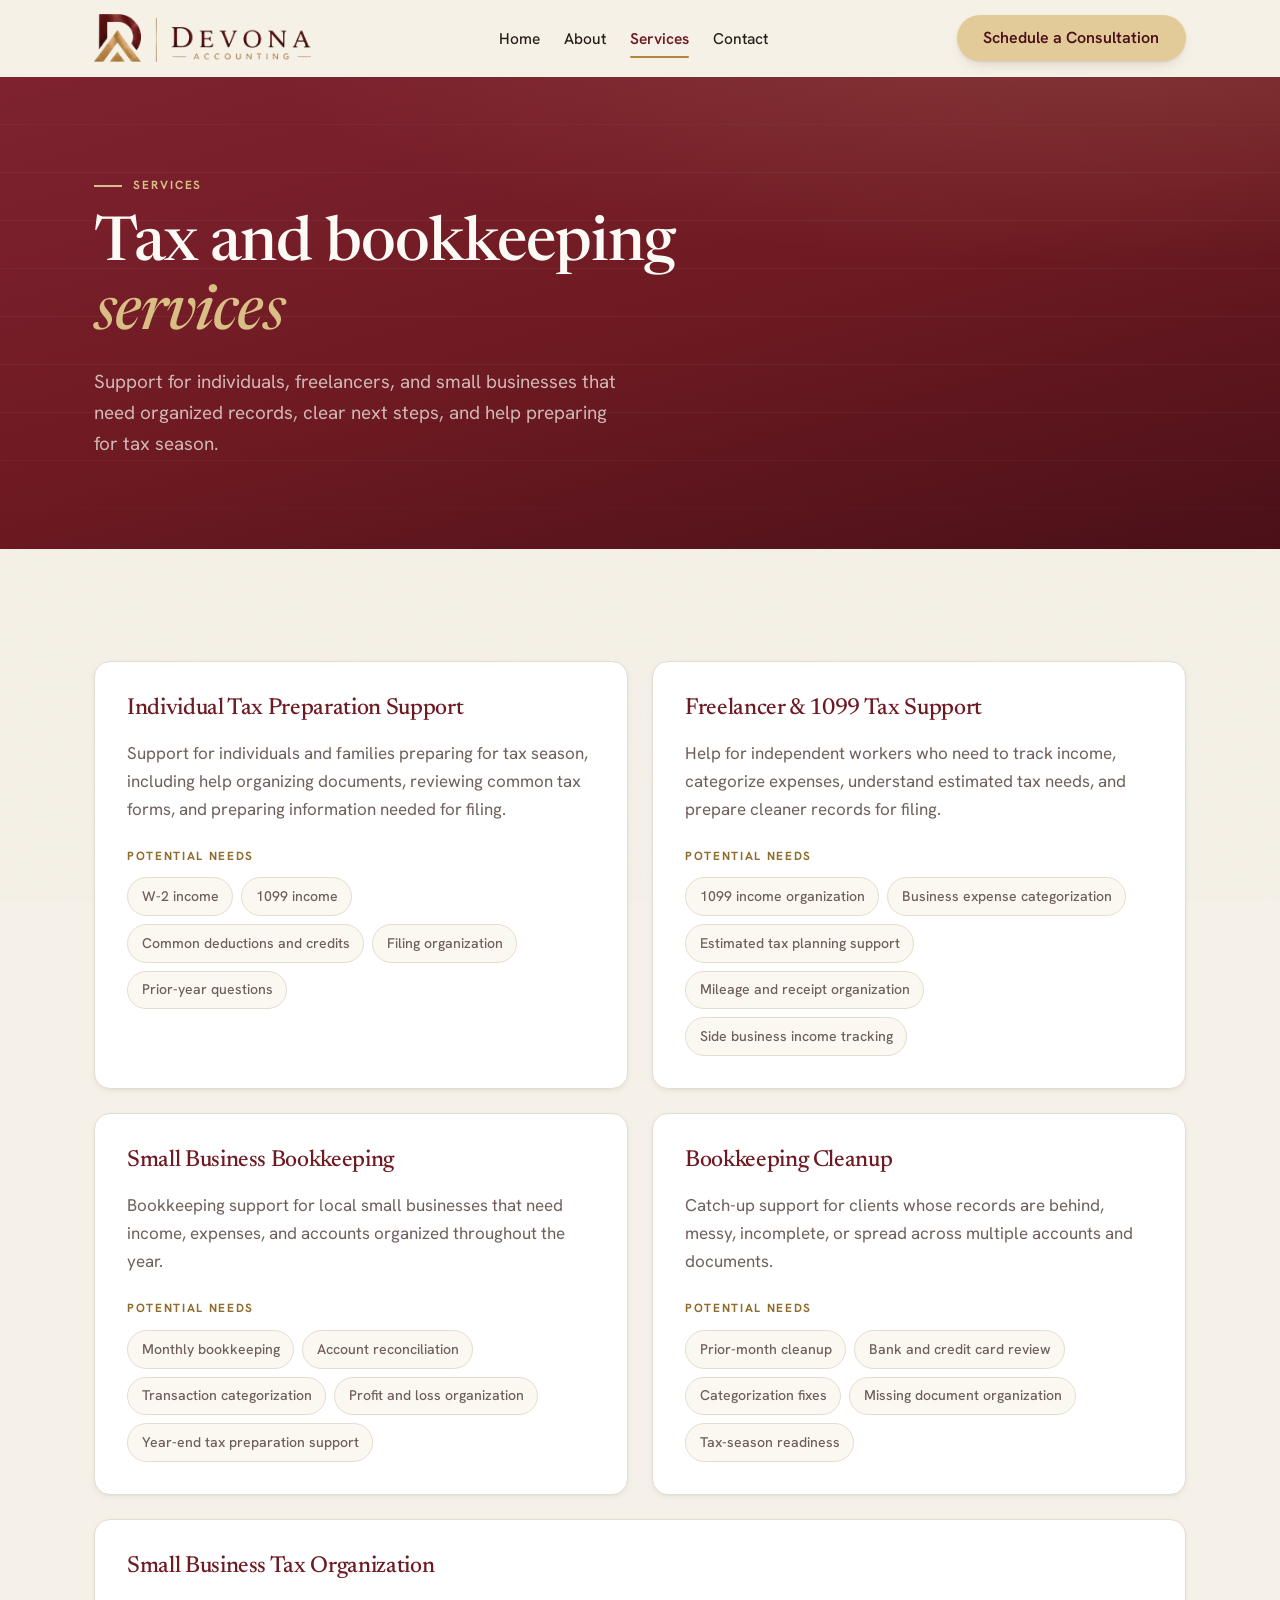
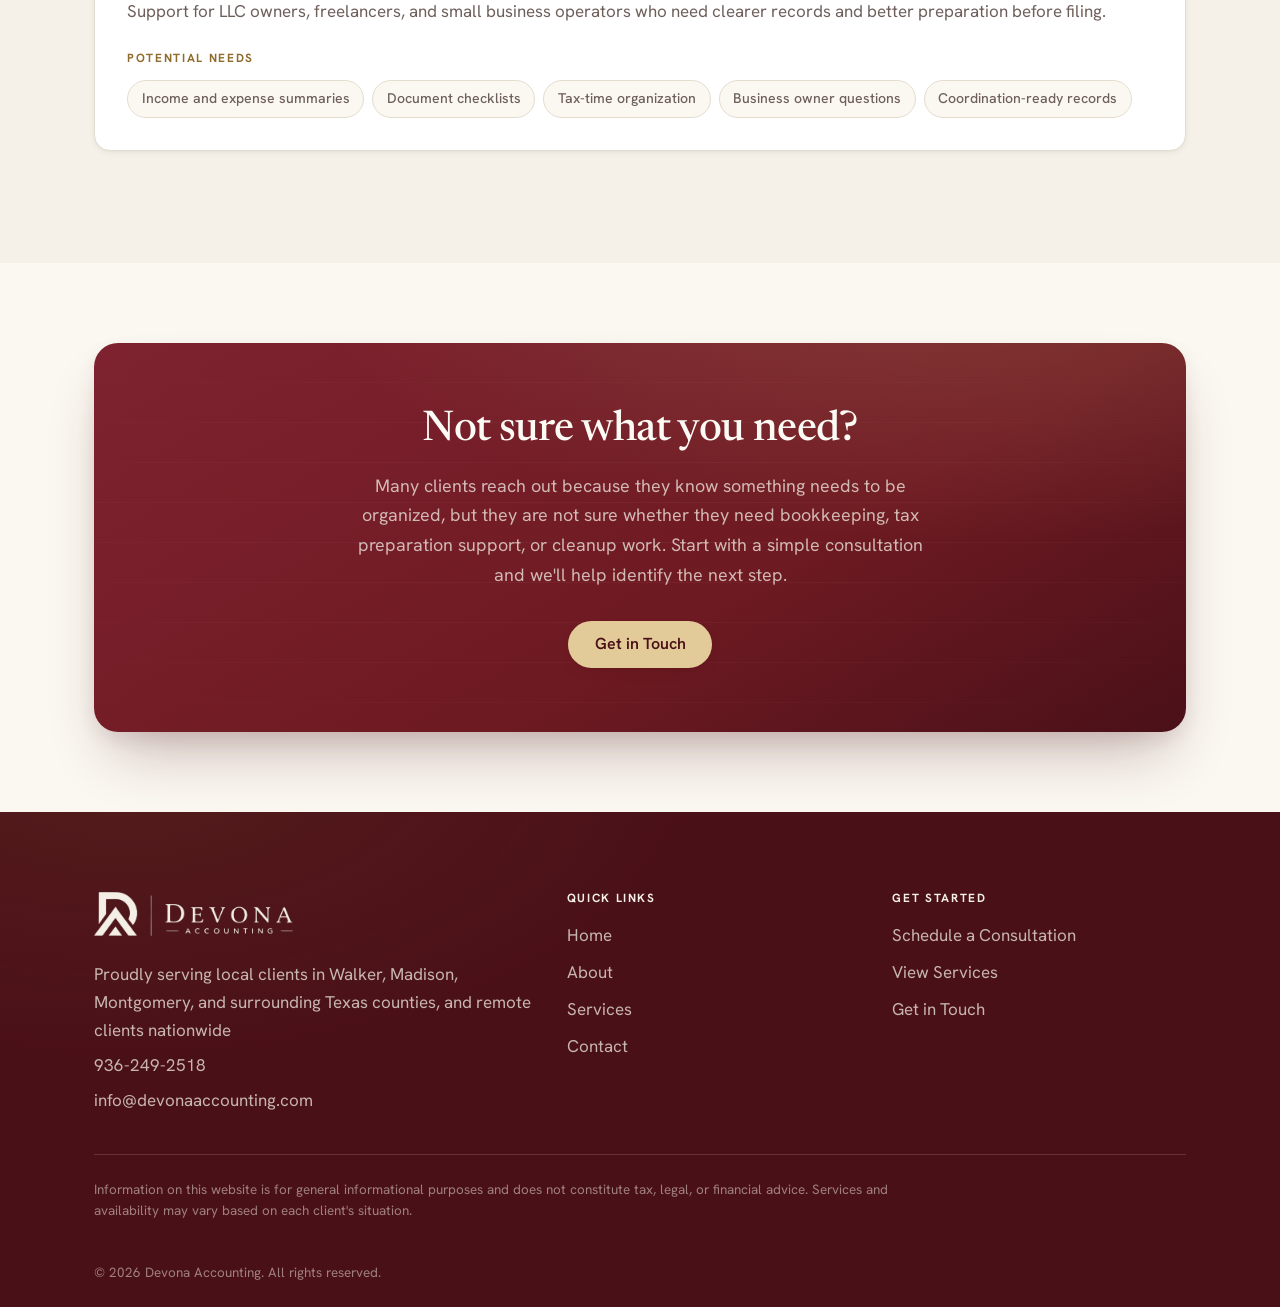
<file: services.html>
<!DOCTYPE html>
<html lang="en">
<head>
  <meta charset="UTF-8" />
  <meta name="viewport" content="width=device-width, initial-scale=1.0" />
  <title>Tax Preparation and Bookkeeping Services | Devona Accounting</title>
  <meta name="description" content="Explore tax preparation support, bookkeeping, cleanup, freelancer tax support, and small business organization services from Devona Accounting." />

  <meta property="og:type" content="website" />
  <meta property="og:title" content="Tax Preparation and Bookkeeping Services | Devona Accounting" />
  <meta property="og:description" content="Tax preparation support, bookkeeping, cleanup, freelancer tax support, and small business organization." />
  <meta property="og:url" content="https://devonaaccounting.com/services.html" />

  <link rel="canonical" href="https://devonaaccounting.com/services.html" />
  <link rel="icon" type="image/png" href="assets/favicon.png" />
  <link rel="preconnect" href="https://fonts.googleapis.com" />
  <link rel="preconnect" href="https://fonts.gstatic.com" crossorigin />
  <link href="https://fonts.googleapis.com/css2?family=Newsreader:ital,opsz,wght@0,6..72,400;0,6..72,500;0,6..72,600;1,6..72,500&family=Hanken+Grotesk:wght@400;500;600;700&display=swap" rel="stylesheet" />
  <link rel="stylesheet" href="css/styles.css" />
</head>
<body>
  <a class="skip-link" href="#main">Skip to content</a>

  <!-- ============ HEADER ============ -->
  <header class="site-header">
    <div class="container nav">
      <a class="brand" href="index.html">
        <img class="brand-logo" src="assets/logo-wordmark.png" alt="Devona Accounting" />
      </a>
      <nav aria-label="Primary">
        <ul class="nav-links" id="nav-links">
          <li><a href="index.html">Home</a></li>
          <li><a href="about.html">About</a></li>
          <li><a href="services.html" aria-current="page">Services</a></li>
          <li><a href="contact.html">Contact</a></li>
          <li class="nav-cta-mobile"><a class="btn btn--gold" href="contact.html">Schedule a Consultation</a></li>
        </ul>
      </nav>
      <a class="btn btn--gold nav-cta" href="contact.html">Schedule a Consultation</a>
      <button class="nav-toggle" type="button" aria-label="Toggle menu" aria-controls="nav-links" aria-expanded="false">
        <span></span><span></span><span></span>
      </button>
    </div>
  </header>

  <main id="main">

    <!-- ============ PAGE HERO ============ -->
    <section class="hero is-simple">
      <div class="container">
        <div class="hero-grid">
          <div class="hero-copy">
            <span class="eyebrow on-dark" data-animate data-hero>Services</span>
            <h1 data-animate data-hero>Tax and bookkeeping <em>services</em></h1>
            <p data-animate data-hero>Support for individuals, freelancers, and small businesses that need organized records, clear next steps, and help preparing for tax season.</p>
          </div>
        </div>
      </div>
    </section>

    <!-- ============ SERVICE CARDS ============ -->
    <section class="section">
      <div class="container">
        <div class="grid grid--2">

          <article class="service-card" data-animate>
            <h3>Individual Tax Preparation Support</h3>
            <p class="muted">Support for individuals and families preparing for tax season, including help organizing documents, reviewing common tax forms, and preparing information needed for filing.</p>
            <p class="needs-label">Potential needs</p>
            <ul class="tag-list">
              <li>W-2 income</li>
              <li>1099 income</li>
              <li>Common deductions and credits</li>
              <li>Filing organization</li>
              <li>Prior-year questions</li>
            </ul>
          </article>

          <article class="service-card" data-animate>
            <h3>Freelancer &amp; 1099 Tax Support</h3>
            <p class="muted">Help for independent workers who need to track income, categorize expenses, understand estimated tax needs, and prepare cleaner records for filing.</p>
            <p class="needs-label">Potential needs</p>
            <ul class="tag-list">
              <li>1099 income organization</li>
              <li>Business expense categorization</li>
              <li>Estimated tax planning support</li>
              <li>Mileage and receipt organization</li>
              <li>Side business income tracking</li>
            </ul>
          </article>

          <article class="service-card" data-animate>
            <h3>Small Business Bookkeeping</h3>
            <p class="muted">Bookkeeping support for local small businesses that need income, expenses, and accounts organized throughout the year.</p>
            <p class="needs-label">Potential needs</p>
            <ul class="tag-list">
              <li>Monthly bookkeeping</li>
              <li>Account reconciliation</li>
              <li>Transaction categorization</li>
              <li>Profit and loss organization</li>
              <li>Year-end tax preparation support</li>
            </ul>
          </article>

          <article class="service-card" data-animate>
            <h3>Bookkeeping Cleanup</h3>
            <p class="muted">Catch-up support for clients whose records are behind, messy, incomplete, or spread across multiple accounts and documents.</p>
            <p class="needs-label">Potential needs</p>
            <ul class="tag-list">
              <li>Prior-month cleanup</li>
              <li>Bank and credit card review</li>
              <li>Categorization fixes</li>
              <li>Missing document organization</li>
              <li>Tax-season readiness</li>
            </ul>
          </article>

          <article class="service-card" data-animate style="grid-column: 1 / -1;">
            <h3>Small Business Tax Organization</h3>
            <p class="muted">Support for LLC owners, freelancers, and small business operators who need clearer records and better preparation before filing.</p>
            <p class="needs-label">Potential needs</p>
            <ul class="tag-list">
              <li>Income and expense summaries</li>
              <li>Document checklists</li>
              <li>Tax-time organization</li>
              <li>Business owner questions</li>
              <li>Coordination-ready records</li>
            </ul>
          </article>

        </div>
      </div>
    </section>

    <!-- ============ NOT SURE ============ -->
    <section class="section is-tight on-warm">
      <div class="container">
        <div class="cta-band" data-animate>
          <h2>Not sure what you need?</h2>
          <p>Many clients reach out because they know something needs to be organized, but they are not sure whether they need bookkeeping, tax preparation support, or cleanup work. Start with a simple consultation and we'll help identify the next step.</p>
          <div class="btn-row">
            <a class="btn btn--gold" href="contact.html">Get in Touch</a>
          </div>
        </div>
      </div>
    </section>

  </main>

  <!-- ============ FOOTER ============ -->
  <footer class="site-footer">
    <div class="container">
      <div class="footer-grid">
        <div class="footer-contact">
          <a class="brand" href="index.html"><img class="brand-logo" src="assets/logo-wordmark-light.png" alt="Devona Accounting" /></a>
          <p>Proudly serving local clients in Walker, Madison, Montgomery, and surrounding Texas counties, and remote clients nationwide</p>
          <p><a href="tel:+19362492518">936-249-2518</a></p>
          <p><a href="mailto:info@devonaaccounting.com">info@devonaaccounting.com</a></p>
        </div>
        <div>
          <h4>Quick Links</h4>
          <ul class="footer-links">
            <li><a href="index.html">Home</a></li>
            <li><a href="about.html">About</a></li>
            <li><a href="services.html">Services</a></li>
            <li><a href="contact.html">Contact</a></li>
          </ul>
        </div>
        <div>
          <h4>Get Started</h4>
          <ul class="footer-links">
            <li><a href="contact.html">Schedule a Consultation</a></li>
            <li><a href="services.html">View Services</a></li>
            <li><a href="contact.html">Get in Touch</a></li>
          </ul>
        </div>
      </div>
      <p class="footer-disclaimer">Information on this website is for general informational purposes and does not constitute tax, legal, or financial advice. Services and availability may vary based on each client's situation.</p>
      <p class="footer-disclaimer">&copy; <span id="year">2026</span> Devona Accounting. All rights reserved.</p>
    </div>
  </footer>

  <div class="mobile-cta">
    <a class="btn btn--gold" href="contact.html">Schedule a Consultation</a>
  </div>

  <script src="https://cdnjs.cloudflare.com/ajax/libs/gsap/3.12.5/gsap.min.js" defer></script>
  <script src="js/main.js" defer></script>
</body>
</html>
</file>
<file: css/styles.css>
/* ============================================================
   Devona Accounting — Tax & Bookkeeping
   Design system: "Books in order" — a ledger-led identity.
   Palette: burgundy/wine + warm cream + antique gold (matches logo).
   Type: Newsreader (display serif) / Hanken Grotesk (body sans).
   No build step; plain CSS.
   ============================================================ */

/* ---------- Tokens ---------- */
:root {
  /* Primary — burgundy / wine (matches the Devona Accounting logo) */
  --pine: #6E1A22;        /* primary burgundy (var name kept for minimal churn) */
  --forest: #7E2230;      /* lighter wine, for gradients */
  --pine-deep: #4A1018;   /* darkest bordeaux */

  /* Warm neutrals */
  --parchment: #F5F1E8;
  --parchment-2: #EFEADD;
  --card: #FFFFFF;
  --card-warm: #FBF8F1;

  /* Accents */
  --gold: #B0863C;
  --gold-deep: #8F6B2C;
  --gold-soft: #D9BE86;
  --sage: #C2A05A;        /* secondary: soft gold-tan (replaces the old sage green) */
  --sage-deep: #7A5A2E;   /* deep bronze, for status text/icons on light */
  --approve: #3E7D54;     /* subtle approval green */
  --approve-deep: #2F6342;/* deeper approval green, for text on light */

  /* Text */
  --ink: #2A1E1E;
  --stone: #6E5F5A;
  --on-dark: #F3EFE6;
  --on-dark-muted: rgba(243, 239, 230, 0.74);

  /* Lines */
  --hairline: #E4DDCF;
  --hairline-strong: #D6CDB9;
  --hairline-dark: rgba(243, 239, 230, 0.16);

  /* Type */
  --font-display: "Newsreader", Georgia, "Times New Roman", serif;
  --font-sans: "Hanken Grotesk", system-ui, -apple-system, "Segoe UI", sans-serif;

  /* Radii */
  --r-sm: 8px;
  --r: 16px;
  --r-lg: 24px;
  --r-pill: 999px;

  /* Spacing */
  --s-1: 0.5rem;
  --s-2: 1rem;
  --s-3: 1.5rem;
  --s-4: 2rem;
  --s-5: 3.25rem;
  --s-6: 5rem;
  --s-7: 7rem;

  /* Elevation (layered, warm-tinted) */
  --shadow-sm: 0 1px 2px rgba(42, 30, 30, 0.04), 0 2px 6px rgba(42, 30, 30, 0.05);
  --shadow: 0 4px 10px rgba(42, 30, 30, 0.05), 0 16px 36px -12px rgba(42, 30, 30, 0.16);
  --shadow-lg: 0 8px 18px rgba(74, 16, 24, 0.08), 0 34px 60px -18px rgba(74, 16, 24, 0.30);

  --container: 1140px;
  --header-h: 76px;
}

/* ---------- Reset / base ---------- */
*, *::before, *::after { box-sizing: border-box; }

html {
  scroll-behavior: smooth;
  -webkit-text-size-adjust: 100%;
}

body {
  margin: 0;
  font-family: var(--font-sans);
  color: var(--ink);
  background: var(--parchment);
  line-height: 1.65;
  font-size: 1.0625rem;
  font-weight: 400;
  -webkit-font-smoothing: antialiased;
  text-rendering: optimizeLegibility;
  position: relative;
  overflow-x: clip; /* safety net against incidental overflow; keeps sticky header working */
}

/* Subtle paper grain — tactile, premium, very low opacity */
body::before {
  content: "";
  position: fixed;
  inset: 0;
  z-index: 1;
  pointer-events: none;
  opacity: 0.035;
  background-image: url("data:image/svg+xml,%3Csvg xmlns='http://www.w3.org/2000/svg' width='160' height='160'%3E%3Cfilter id='n'%3E%3CfeTurbulence type='fractalNoise' baseFrequency='0.85' numOctaves='2' stitchTiles='stitch'/%3E%3C/filter%3E%3Crect width='100%25' height='100%25' filter='url(%23n)'/%3E%3C/svg%3E");
}
/* keep real content above the grain */
.site-header, main, .site-footer, .mobile-cta { position: relative; z-index: 2; }

img, svg { max-width: 100%; display: block; }

a { color: var(--pine); text-decoration: none; }
a:hover { text-decoration: underline; }

/* ---------- Typography ---------- */
h1, h2, h3, h4 {
  font-family: var(--font-display);
  color: var(--pine);
  font-weight: 500;
  line-height: 1.12;
  letter-spacing: -0.015em;
  margin: 0 0 var(--s-2);
  overflow-wrap: break-word;
}
h1 { font-size: clamp(2.25rem, 6vw, 3.85rem); font-weight: 500; }
h2 { font-size: clamp(1.6rem, 4.4vw, 2.65rem); }
h3 { font-size: 1.3rem; line-height: 1.25; }
h4 { font-size: 1.05rem; }

p { margin: 0 0 var(--s-2); }
p:last-child { margin-bottom: 0; }
ul { margin: 0; padding: 0; }
strong { font-weight: 600; }

.tnum { font-variant-numeric: tabular-nums; }

:focus-visible {
  outline: 3px solid var(--gold);
  outline-offset: 3px;
  border-radius: 4px;
}

.skip-link {
  position: absolute;
  left: -9999px; top: 0;
  background: var(--pine);
  color: var(--on-dark);
  padding: 0.7rem 1.1rem;
  z-index: 200;
  border-radius: 0 0 var(--r-sm) 0;
}
.skip-link:focus { left: 0; }

/* ---------- Layout ---------- */
.container {
  width: 100%;
  max-width: var(--container);
  margin-inline: auto;
  padding-inline: var(--s-3);
}

.section { padding-block: var(--s-7); }
.section.is-tight { padding-block: var(--s-6); }
.section.on-parchment-2 { background: var(--parchment-2); }
.section.on-warm { background: var(--card-warm); }

.section-head { max-width: 680px; margin-bottom: var(--s-5); }
.section-head.is-center { margin-inline: auto; text-align: center; }

/* Eyebrow — small caps with a ledger rule */
.eyebrow {
  display: inline-flex;
  align-items: center;
  flex-wrap: wrap;
  max-width: 100%;
  gap: 0.4rem 0.7rem;
  font-family: var(--font-sans);
  font-size: 0.74rem;
  font-weight: 700;
  letter-spacing: 0.16em;
  text-transform: uppercase;
  color: var(--gold-deep);
  margin-bottom: var(--s-2);
}
.eyebrow::before {
  content: "";
  width: 28px;
  height: 1.5px;
  flex: none;
  background: var(--gold);
}
.is-center .eyebrow { justify-content: center; }
.eyebrow.on-dark { color: var(--gold-soft); }
.eyebrow.on-dark::before { background: var(--gold-soft); }

.lead { font-size: 1.2rem; color: var(--stone); line-height: 1.6; }
.muted { color: var(--stone); }

/* ---------- Buttons ---------- */
.btn {
  display: inline-flex;
  align-items: center;
  justify-content: center;
  gap: 0.55rem;
  font-family: var(--font-sans);
  font-weight: 600;
  font-size: 1rem;
  padding: 0.9rem 1.6rem;
  border-radius: var(--r-pill);
  border: 1.5px solid transparent;
  cursor: pointer;
  line-height: 1;
  text-decoration: none;
  transition: transform .2s cubic-bezier(.2,.7,.3,1), background-color .2s ease,
              color .2s ease, box-shadow .25s ease, border-color .2s ease;
}
.btn:hover { text-decoration: none; transform: translateY(-2px); }
.btn:active { transform: translateY(0); }

/* Gold = the primary call to action — flat champagne, modern */
.btn--gold {
  background: #E3CB99;
  color: var(--pine-deep);
  box-shadow: 0 1px 2px rgba(74,16,24,0.10), 0 6px 16px -8px rgba(74,16,24,0.28);
}
.btn--gold:hover {
  background: #ECD7AD;
  color: var(--pine-deep);
  box-shadow: 0 2px 4px rgba(74,16,24,0.12), 0 12px 24px -10px rgba(74,16,24,0.32);
}

.btn--pine { background: var(--pine); color: var(--on-dark); box-shadow: var(--shadow-sm); }
.btn--pine:hover { background: var(--pine-deep); color: var(--on-dark); box-shadow: var(--shadow); }

.btn--outline { background: transparent; color: var(--pine); border-color: var(--hairline-strong); }
.btn--outline:hover { border-color: var(--pine); background: var(--card); color: var(--pine); }

.btn--ghost-dark { background: rgba(243,239,230,0.06); color: var(--on-dark); border-color: var(--hairline-dark); }
.btn--ghost-dark:hover { border-color: rgba(243,239,230,0.5); background: rgba(243,239,230,0.12); color: var(--on-dark); }

.btn-row { display: flex; flex-wrap: wrap; gap: 0.85rem; }

/* ---------- Header ---------- */
.site-header {
  position: sticky;
  top: 0;
  z-index: 100;
  background: rgba(245, 241, 232, 0.72);
  backdrop-filter: saturate(160%) blur(12px);
  border-bottom: 1px solid transparent;
  transition: box-shadow .25s ease, border-color .25s ease, background-color .25s ease;
}
.site-header.is-scrolled {
  box-shadow: 0 1px 0 var(--hairline), 0 10px 30px -22px rgba(74,16,24,0.5);
  border-bottom-color: var(--hairline);
  background: rgba(245, 241, 232, 0.9);
}
.nav {
  display: flex;
  align-items: center;
  justify-content: space-between;
  height: var(--header-h);
  gap: var(--s-3);
}
.brand {
  display: inline-flex;
  align-items: center;
  gap: 0.65rem;
  font-family: var(--font-display);
  font-weight: 600;
  font-size: 1.3rem;
  color: var(--pine);
  letter-spacing: -0.01em;
}
.brand:hover { text-decoration: none; }
.brand-logo { height: 48px; width: auto; display: block; }

.nav-links { display: flex; align-items: center; gap: var(--s-3); list-style: none; }
.nav-links a {
  color: var(--ink);
  font-weight: 500;
  font-size: 0.97rem;
  padding: 0.4rem 0;
  position: relative;
}
.nav-links a:hover { color: var(--pine); text-decoration: none; }
.nav-links a[aria-current="page"] { color: var(--pine); font-weight: 600; }
.nav-links a[aria-current="page"]::after {
  content: "";
  position: absolute;
  left: 0; right: 0; bottom: -3px;
  height: 2px;
  background: var(--gold);
  border-radius: 2px;
}
.nav-cta { display: inline-flex; }
.nav-cta-mobile { display: none; } /* only shown inside the mobile menu */

.nav-toggle {
  display: none;
  flex-direction: column;
  justify-content: center;
  gap: 5px;
  width: 46px; height: 46px;
  background: transparent;
  border: 1px solid var(--hairline-strong);
  border-radius: var(--r-sm);
  cursor: pointer;
  padding: 0 11px;
}
.nav-toggle span { display: block; height: 2px; background: var(--pine); border-radius: 2px; transition: transform .25s ease, opacity .2s ease; }
.nav-toggle[aria-expanded="true"] span:nth-child(1) { transform: translateY(7px) rotate(45deg); }
.nav-toggle[aria-expanded="true"] span:nth-child(2) { opacity: 0; }
.nav-toggle[aria-expanded="true"] span:nth-child(3) { transform: translateY(-7px) rotate(-45deg); }

/* ---------- Hero ---------- */
.hero {
  position: relative;
  color: var(--on-dark);
  background:
    radial-gradient(120% 90% at 85% -10%, rgba(217,190,134,0.16), transparent 55%),
    linear-gradient(165deg, var(--forest) 0%, var(--pine) 52%, var(--pine-deep) 100%);
  overflow: hidden;
  isolation: isolate;
}
/* faint ledger ruling across the hero */
.hero::before {
  content: "";
  position: absolute;
  inset: 0;
  z-index: 0;
  background-image: repeating-linear-gradient(to bottom, transparent 0 47px, rgba(243,239,230,0.05) 47px 48px);
  -webkit-mask-image: linear-gradient(to bottom, transparent, #000 18%, #000 75%, transparent);
          mask-image: linear-gradient(to bottom, transparent, #000 18%, #000 75%, transparent);
}
.hero > .container { position: relative; z-index: 1; }

.hero-grid {
  display: grid;
  grid-template-columns: 1.05fr 0.95fr;
  gap: var(--s-6);
  align-items: center;
  padding-block: clamp(3.5rem, 7vw, 6rem);
}
.hero-copy { max-width: 600px; }
.hero h1 { color: #FCFAF4; }
.hero h1 em { font-style: italic; color: var(--gold-soft); font-weight: 500; }
.hero p { color: var(--on-dark-muted); font-size: 1.18rem; max-width: 540px; }
.hero .btn-row { margin-top: var(--s-4); }

.hero-note {
  margin-top: var(--s-4);
  display: flex;
  flex-wrap: wrap;
  gap: 0.5rem 1.4rem;
  font-size: 0.9rem;
  color: var(--on-dark-muted);
}
.hero-note span { display: inline-flex; align-items: center; gap: 0.45rem; }
.hero-note span::before {
  content: "";
  width: 16px; height: 16px;
  border-radius: 50%;
  background: rgba(176,134,60,0.22) url("data:image/svg+xml,%3Csvg xmlns='http://www.w3.org/2000/svg' viewBox='0 0 24 24' fill='none' stroke='%23D9BE86' stroke-width='3.5' stroke-linecap='round' stroke-linejoin='round'%3E%3Cpolyline points='20 6 9 17 4 12'/%3E%3C/svg%3E") center / 11px no-repeat;
  flex: none;
}

/* Hero is centered & single column on inner pages */
.hero.is-simple .hero-grid { grid-template-columns: 1fr; max-width: 760px; }
.hero.is-simple .hero-copy { max-width: 680px; }

/* Signature: the "books in order" ledger card */
.ledger-card {
  background: linear-gradient(180deg, #FFFFFF, var(--card-warm));
  color: var(--ink);
  border: 1px solid rgba(255,255,255,0.5);
  border-radius: var(--r-lg);
  box-shadow: var(--shadow-lg);
  padding: 1.5rem 1.6rem 1.7rem;
  width: 100%;
  max-width: 400px;
  justify-self: end;
}
.ledger-card__head {
  display: flex;
  align-items: center;
  justify-content: space-between;
  padding-bottom: 0.9rem;
  margin-bottom: 0.4rem;
  border-bottom: 1.5px solid var(--hairline);
}
.ledger-card__title { font-family: var(--font-display); font-size: 1.15rem; color: var(--pine); }
.chip {
  font-family: var(--font-sans);
  font-size: 0.72rem;
  font-weight: 700;
  letter-spacing: 0.06em;
  text-transform: uppercase;
  color: var(--approve-deep);
  background: rgba(62,125,84,0.13);
  border: 1px solid rgba(62,125,84,0.32);
  padding: 0.32rem 0.6rem;
  border-radius: var(--r-pill);
}
.ledger-row {
  display: flex;
  align-items: center;
  justify-content: space-between;
  padding: 0.85rem 0;
  border-bottom: 1px solid var(--hairline);
}
.ledger-row:last-child { border-bottom: 0; }
.ledger-row__label { font-weight: 500; color: var(--ink); }
.ledger-row__status {
  display: inline-flex;
  align-items: center;
  gap: 0.45rem;
  font-size: 0.92rem;
  font-weight: 600;
  color: var(--sage-deep);
}
.ledger-row__status svg { width: 18px; height: 18px; color: var(--gold); }
.ledger-card__foot {
  margin-top: 0.6rem;
  padding-top: 0.9rem;
  border-top: 2px solid var(--pine);
  display: flex;
  align-items: baseline;
  justify-content: space-between;
}
.ledger-card__foot .k { font-size: 0.8rem; text-transform: uppercase; letter-spacing: 0.1em; color: var(--stone); font-weight: 700; }
.ledger-card__foot .v { font-family: var(--font-display); font-size: 1.2rem; color: var(--approve-deep); font-weight: 600; }

/* ---------- Cards & grids ---------- */
.grid { display: grid; gap: var(--s-3); }
.grid--3 { grid-template-columns: repeat(3, 1fr); }
.grid--2 { grid-template-columns: repeat(2, 1fr); }

.card {
  background: var(--card);
  border: 1px solid var(--hairline);
  border-radius: var(--r);
  padding: var(--s-4);
  box-shadow: var(--shadow-sm);
  transition: transform .25s cubic-bezier(.2,.7,.3,1), box-shadow .3s ease, border-color .25s ease;
  height: 100%;
  position: relative;
}
.card:hover { transform: translateY(-4px); box-shadow: var(--shadow); border-color: var(--hairline-strong); }
.card h3 { margin-bottom: 0.5rem; }
.card p { color: var(--stone); }

.card__icon {
  width: 52px; height: 52px;
  border-radius: 13px;
  display: grid; place-items: center;
  background: linear-gradient(160deg, rgba(176,134,60,0.18), rgba(110,26,34,0.08));
  color: var(--pine);
  margin-bottom: var(--s-3);
  border: 1px solid var(--hairline);
}
.card__icon svg { width: 26px; height: 26px; }

/* Audience: ledger-style line items */
.ledger-list {
  list-style: none;
  border-top: 1px solid var(--hairline);
}
.ledger-list li {
  display: flex;
  align-items: center;
  gap: 0.85rem;
  padding: 1.05rem 0.4rem;
  border-bottom: 1px solid var(--hairline);
  font-weight: 500;
  font-size: 1.08rem;
  transition: padding-left .2s ease, color .2s ease;
}
.ledger-list li:hover { padding-left: 0.9rem; color: var(--pine); }
.ledger-list .idx {
  font-family: var(--font-sans);
  font-variant-numeric: tabular-nums;
  font-size: 0.8rem;
  font-weight: 700;
  color: var(--gold-deep);
  letter-spacing: 0.04em;
  width: 2ch;
  flex: none;
}
.ledger-list .dot { flex: none; width: 7px; height: 7px; border-radius: 50%; background: var(--sage); margin-left: auto; }

/* Check list */
.check-list { list-style: none; display: grid; gap: 0.85rem; }
.check-list li { display: flex; gap: 0.75rem; align-items: flex-start; color: var(--ink); }
.check-list li::before {
  content: "";
  flex: none;
  width: 24px; height: 24px;
  margin-top: 1px;
  border-radius: 7px;
  background: rgba(176,134,60,0.16) url("data:image/svg+xml,%3Csvg xmlns='http://www.w3.org/2000/svg' viewBox='0 0 24 24' fill='none' stroke='%23B0863C' stroke-width='3' stroke-linecap='round' stroke-linejoin='round'%3E%3Cpolyline points='20 6 9 17 4 12'/%3E%3C/svg%3E") center / 14px no-repeat;
  border: 1px solid var(--hairline);
}

/* Split */
.split { display: grid; grid-template-columns: 1.05fr 0.95fr; gap: var(--s-6); align-items: center; }

.panel {
  background: var(--card);
  border: 1px solid var(--hairline);
  border-radius: var(--r-lg);
  padding: var(--s-5);
  box-shadow: var(--shadow-sm);
}

/* ---------- Process: a true sequence, styled as ledger lines ---------- */
.steps { display: grid; gap: 0; max-width: 880px; margin-inline: auto; }
.step {
  display: grid;
  grid-template-columns: auto 1fr;
  gap: var(--s-4);
  align-items: start;
  padding: var(--s-4) 0;
  border-bottom: 1px solid var(--hairline);
}
.step:last-child { border-bottom: 0; }
.step__num {
  font-family: var(--font-display);
  font-variant-numeric: tabular-nums;
  font-size: 2rem;
  font-weight: 500;
  color: var(--gold);
  line-height: 1;
  min-width: 2.4ch;
}
.step h3 { margin-bottom: 0.35rem; }
.step p { color: var(--stone); margin-bottom: 0; }

/* ---------- Services ---------- */
.service-card {
  background: var(--card);
  border: 1px solid var(--hairline);
  border-radius: var(--r);
  padding: var(--s-4);
  box-shadow: var(--shadow-sm);
  transition: transform .25s cubic-bezier(.2,.7,.3,1), box-shadow .3s ease, border-color .25s ease;
  position: relative;
  overflow: hidden;
}
.service-card::before {
  content: "";
  position: absolute;
  left: 0; top: 0; bottom: 0;
  width: 3px;
  background: linear-gradient(var(--gold), var(--sage));
  transform: scaleY(0);
  transform-origin: top;
  transition: transform .3s ease;
}
.service-card:hover { transform: translateY(-4px); box-shadow: var(--shadow); border-color: var(--hairline-strong); }
.service-card:hover::before { transform: scaleY(1); }
.service-card h3 { font-size: 1.45rem; }
.service-card .needs-label {
  font-family: var(--font-sans);
  font-weight: 700;
  font-size: 0.74rem;
  letter-spacing: 0.14em;
  text-transform: uppercase;
  color: var(--gold-deep);
  margin: var(--s-3) 0 0.7rem;
}
.tag-list { display: flex; flex-wrap: wrap; gap: 0.5rem; list-style: none; }
.tag-list li {
  background: var(--card-warm);
  border: 1px solid var(--hairline);
  color: var(--stone);
  padding: 0.42rem 0.85rem;
  border-radius: var(--r-pill);
  font-size: 0.88rem;
  font-weight: 500;
}

/* ---------- CTA band ---------- */
.cta-band {
  position: relative;
  background:
    radial-gradient(110% 130% at 80% -20%, rgba(217,190,134,0.18), transparent 55%),
    linear-gradient(150deg, var(--forest), var(--pine) 60%, var(--pine-deep));
  color: var(--on-dark);
  border-radius: var(--r-lg);
  padding: clamp(2.5rem, 5.5vw, 4rem);
  text-align: center;
  overflow: hidden;
  box-shadow: var(--shadow-lg);
}
.cta-band::before {
  content: "";
  position: absolute;
  inset: 0;
  background-image: repeating-linear-gradient(to bottom, transparent 0 39px, rgba(243,239,230,0.05) 39px 40px);
  -webkit-mask-image: radial-gradient(80% 80% at 50% 50%, #000, transparent);
          mask-image: radial-gradient(80% 80% at 50% 50%, #000, transparent);
}
.cta-band > * { position: relative; }
.cta-band h2 { color: #FCFAF4; }
.cta-band p { color: var(--on-dark-muted); max-width: 600px; margin-inline: auto; font-size: 1.12rem; }
.cta-band .btn-row { justify-content: center; margin-top: var(--s-4); }

/* ---------- Contact ---------- */
.contact-grid { display: grid; grid-template-columns: 0.82fr 1.18fr; gap: var(--s-6); align-items: start; }

.info-card {
  background: var(--card);
  border: 1px solid var(--hairline);
  border-radius: var(--r);
  padding: var(--s-3) var(--s-4);
  display: flex;
  gap: 1rem;
  align-items: flex-start;
  box-shadow: var(--shadow-sm);
  transition: transform .2s ease, box-shadow .25s ease;
}
.info-card:hover { transform: translateY(-2px); box-shadow: var(--shadow); }
.info-card + .info-card { margin-top: var(--s-2); }
.info-card .info-icon {
  flex: none; width: 46px; height: 46px; border-radius: 12px;
  background: linear-gradient(160deg, rgba(176,134,60,0.18), rgba(110,26,34,0.08));
  border: 1px solid var(--hairline);
  color: var(--pine);
  display: grid; place-items: center;
}
.info-card .info-icon svg { width: 21px; height: 21px; }
.info-card .label { font-size: 0.72rem; text-transform: uppercase; letter-spacing: 0.12em; color: var(--gold-deep); font-weight: 700; margin-bottom: 3px; }
.info-card .value { font-weight: 600; color: var(--ink); font-size: 1.05rem; }
.info-card a.value:hover { color: var(--pine); }

/* Form */
.form-card { background: var(--card); border: 1px solid var(--hairline); border-radius: var(--r-lg); padding: var(--s-5); box-shadow: var(--shadow); }
.field { margin-bottom: var(--s-3); }
.field label { display: block; font-weight: 600; margin-bottom: 0.45rem; font-size: 0.95rem; color: var(--ink); }
.field .req { color: var(--gold-deep); }
.field input, .field select, .field textarea {
  width: 100%;
  font: inherit;
  font-family: var(--font-sans);
  color: var(--ink);
  background: var(--card-warm);
  border: 1.5px solid var(--hairline-strong);
  border-radius: var(--r-sm);
  padding: 0.8rem 0.95rem;
  transition: border-color .15s ease, box-shadow .15s ease, background-color .15s ease;
}
.field input:focus, .field select:focus, .field textarea:focus {
  outline: none;
  background: var(--card);
  border-color: var(--sage-deep);
  box-shadow: 0 0 0 3px rgba(176,134,60,0.22);
}
.field textarea { resize: vertical; min-height: 140px; }
.field-row { display: grid; grid-template-columns: 1fr 1fr; gap: var(--s-3); }
.field .error-msg { color: #a3331f; font-size: 0.85rem; margin-top: 0.4rem; display: none; }
.field.has-error input, .field.has-error select, .field.has-error textarea { border-color: #a3331f; }
.field.has-error .error-msg { display: block; }

.form-note {
  margin-top: var(--s-3);
  font-size: 0.9rem;
  color: var(--stone);
  background: var(--card-warm);
  border: 1px solid var(--hairline);
  border-left: 3px solid var(--gold);
  border-radius: var(--r-sm);
  padding: var(--s-3);
}
.form-success {
  display: none;
  background: rgba(176,134,60,0.14);
  border: 1px solid var(--sage);
  color: var(--sage-deep);
  border-radius: var(--r-sm);
  padding: var(--s-3);
  margin-bottom: var(--s-3);
  font-weight: 500;
}
.form-success.show { display: block; }
.form-error {
  display: none;
  background: rgba(163,51,31,0.09);
  border: 1px solid rgba(163,51,31,0.35);
  color: #7d2415;
  border-radius: var(--r-sm);
  padding: var(--s-3);
  margin-bottom: var(--s-3);
  font-weight: 500;
}
.form-error.show { display: block; }
.honeypot { display: none !important; }
button[disabled] {
  cursor: wait;
  opacity: 0.72;
  transform: none;
}

/* ---------- Consultation modal ---------- */
body.modal-open { overflow: hidden; }

.consultation-modal {
  position: fixed;
  inset: 0;
  z-index: 200;
  display: none;
  padding: clamp(0.75rem, 3vw, 2rem);
}
.consultation-modal.is-open {
  display: grid;
  place-items: center;
}
.consultation-modal__backdrop {
  position: absolute;
  inset: 0;
  background: rgba(27, 35, 31, 0.68);
  backdrop-filter: blur(6px);
}
.consultation-modal__panel {
  position: relative;
  width: min(1080px, 100%);
  max-height: min(92vh, 920px);
  overflow: auto;
  background: var(--card);
  border: 1px solid var(--hairline);
  border-radius: var(--r-lg);
  box-shadow: 0 30px 80px rgba(23, 28, 26, 0.32);
}
.consultation-modal__header {
  position: sticky;
  top: 0;
  z-index: 2;
  display: flex;
  align-items: flex-start;
  justify-content: space-between;
  gap: var(--s-3);
  padding: var(--s-4) var(--s-5);
  background: rgba(252, 250, 244, 0.96);
  border-bottom: 1px solid var(--hairline);
}
.consultation-modal__header .eyebrow {
  display: block;
  margin-bottom: 0.35rem;
  color: var(--gold-deep);
}
.consultation-modal__header h2 {
  margin: 0;
  font-size: clamp(1.8rem, 4vw, 2.7rem);
}
.consultation-modal__body {
  padding: var(--s-5);
}
.consultation-modal__info {
  display: grid;
  align-content: start;
}
.modal-close {
  flex: none;
  width: 42px;
  height: 42px;
  border: 1px solid var(--hairline-strong);
  border-radius: 50%;
  background: var(--card-warm);
  color: var(--pine);
  font-size: 1.8rem;
  line-height: 1;
  cursor: pointer;
}
.modal-close:hover,
.modal-close:focus {
  outline: none;
  background: var(--pine);
  color: var(--on-dark);
}

/* ---------- Footer ---------- */
.site-footer {
  background:
    radial-gradient(90% 120% at 10% -10%, rgba(176,134,60,0.10), transparent 50%),
    var(--pine-deep);
  color: var(--on-dark-muted);
  padding-block: var(--s-6) var(--s-3);
  margin-top: 0;
}
.footer-grid {
  display: grid;
  grid-template-columns: 1.5fr 1fr 1fr;
  gap: var(--s-4);
  padding-bottom: var(--s-4);
  border-bottom: 1px solid var(--hairline-dark);
}
.site-footer .brand { margin-bottom: var(--s-3); }
.site-footer .brand-logo { height: 44px; } /* cream reversed wordmark on dark */
.site-footer h4 { font-family: var(--font-sans); color: var(--on-dark); font-size: 0.74rem; text-transform: uppercase; letter-spacing: 0.14em; margin-bottom: var(--s-2); font-weight: 700; }
.site-footer a { color: var(--on-dark-muted); }
.site-footer a:hover { color: #FCFAF4; }
.footer-contact p { margin-bottom: 0.45rem; }
.footer-links { list-style: none; display: grid; gap: 0.55rem; }
.footer-disclaimer { font-size: 0.84rem; color: rgba(243,239,230,0.5); padding-top: var(--s-3); max-width: 840px; line-height: 1.6; }

/* ---------- Mobile sticky CTA ---------- */
.mobile-cta {
  display: none;
  position: fixed;
  left: 0; right: 0; bottom: 0;
  z-index: 90;
  padding: 0.6rem 0.9rem calc(0.6rem + env(safe-area-inset-bottom));
  background: rgba(245,241,232,0.94);
  backdrop-filter: blur(10px);
  border-top: 1px solid var(--hairline);
}
.mobile-cta .btn { width: 100%; }

/* ---------- Animation (progressive enhancement) ---------- */
html.has-anim [data-animate] { opacity: 0; transform: translateY(26px); will-change: transform, opacity; }
html.has-anim [data-animate].in-view { opacity: 1; transform: none; }

/* ---------- Responsive ---------- */
@media (max-width: 980px) {
  .hero-grid { grid-template-columns: 1fr; gap: var(--s-5); }
  .ledger-card { justify-self: start; max-width: 440px; }
  .grid--3 { grid-template-columns: repeat(2, 1fr); }
  .split, .contact-grid { grid-template-columns: 1fr; gap: var(--s-5); }
  .footer-grid { grid-template-columns: 1fr 1fr; }
}

@media (max-width: 640px) {
  :root { --header-h: 64px; --s-7: 4.25rem; --s-6: 3.5rem; }
  .grid--3, .grid--2, .field-row { grid-template-columns: 1fr; }

  .nav-cta { display: none; }
  .nav-toggle { display: flex; }

  .nav-links {
    position: fixed;
    inset: var(--header-h) 0 auto 0;
    flex-direction: column;
    align-items: stretch;
    gap: 0;
    background: var(--card);
    border-bottom: 1px solid var(--hairline);
    box-shadow: var(--shadow);
    padding: var(--s-2);
    transform: translateY(-12px);
    opacity: 0;
    pointer-events: none;
    transition: opacity .2s ease, transform .2s ease;
  }
  .nav-links.open { transform: translateY(0); opacity: 1; pointer-events: auto; }
  .nav-links li { width: 100%; }
  .nav-links a { display: block; padding: 0.9rem 0.6rem; border-radius: var(--r-sm); }
  .nav-links a[aria-current="page"]::after { display: none; }
  .nav-links a[aria-current="page"] { background: var(--card-warm); }
  .nav-links .nav-cta-mobile { display: block; margin-top: 0.4rem; }
  .nav-links .nav-cta-mobile .btn { width: 100%; }

  .footer-grid { grid-template-columns: 1fr; }
  .mobile-cta { display: block; }
  body { padding-bottom: 72px; }
  .step { grid-template-columns: auto 1fr; gap: var(--s-3); }
  .form-card, .panel { padding: var(--s-4); }

  .consultation-modal {
    padding: 0;
    align-items: stretch;
  }
  .consultation-modal.is-open { display: block; }
  .consultation-modal__panel {
    width: 100%;
    min-height: 100%;
    max-height: 100vh;
    border-radius: 0;
  }
  .consultation-modal__header {
    padding: var(--s-3) var(--s-4);
  }
  .consultation-modal__body {
    padding: var(--s-4);
    padding-bottom: calc(var(--s-5) + env(safe-area-inset-bottom));
  }
  .consultation-modal__info .info-card .value {
    font-size: 0.98rem;
  }
  .modal-close {
    width: 38px;
    height: 38px;
  }

  /* Hero: hide the trust bullets on phones */
  .hero-note { display: none; }

  .brand-logo { height: 38px; } /* trimmer wordmark on small screens */
}

/* ---------- Reduced motion ---------- */
@media (prefers-reduced-motion: reduce) {
  html { scroll-behavior: auto; }
  *, *::before, *::after { animation-duration: .001ms !important; transition-duration: .001ms !important; }
  html.has-anim [data-animate] { opacity: 1 !important; transform: none !important; }
}
</file>
